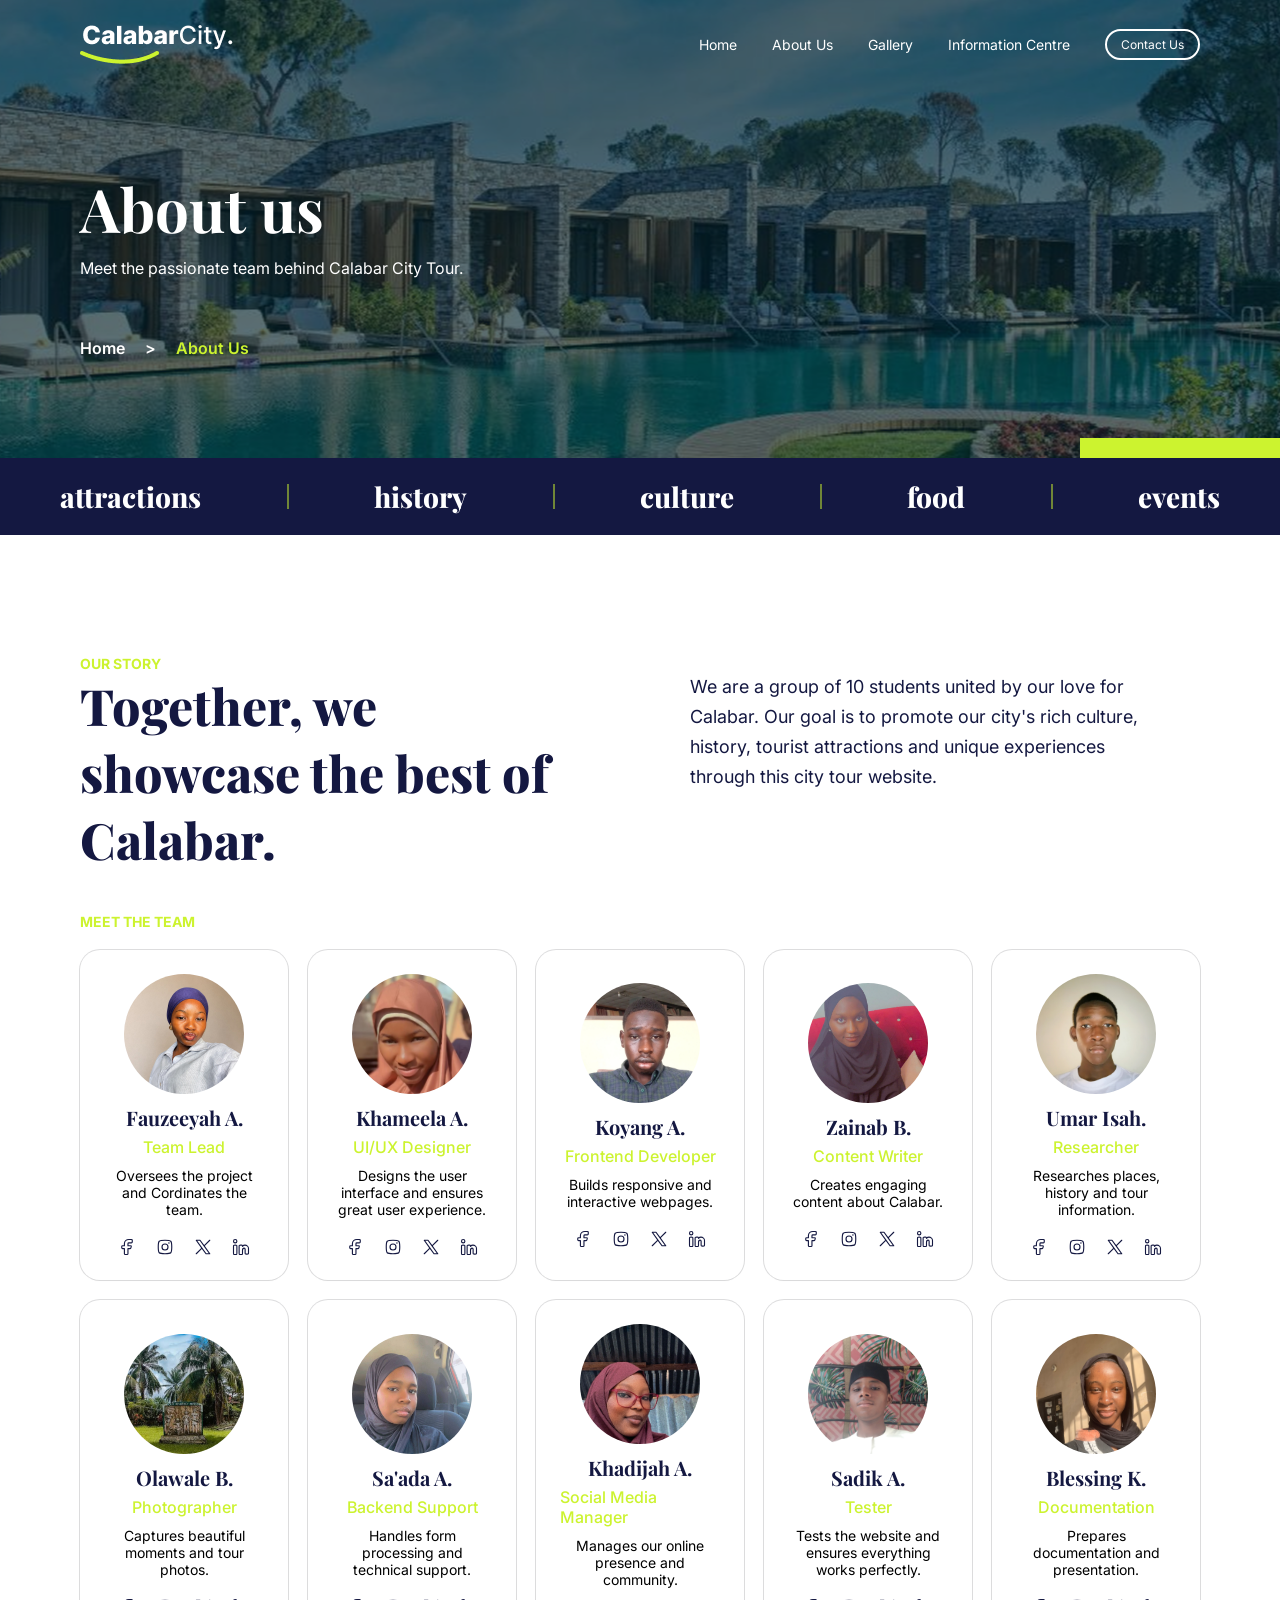
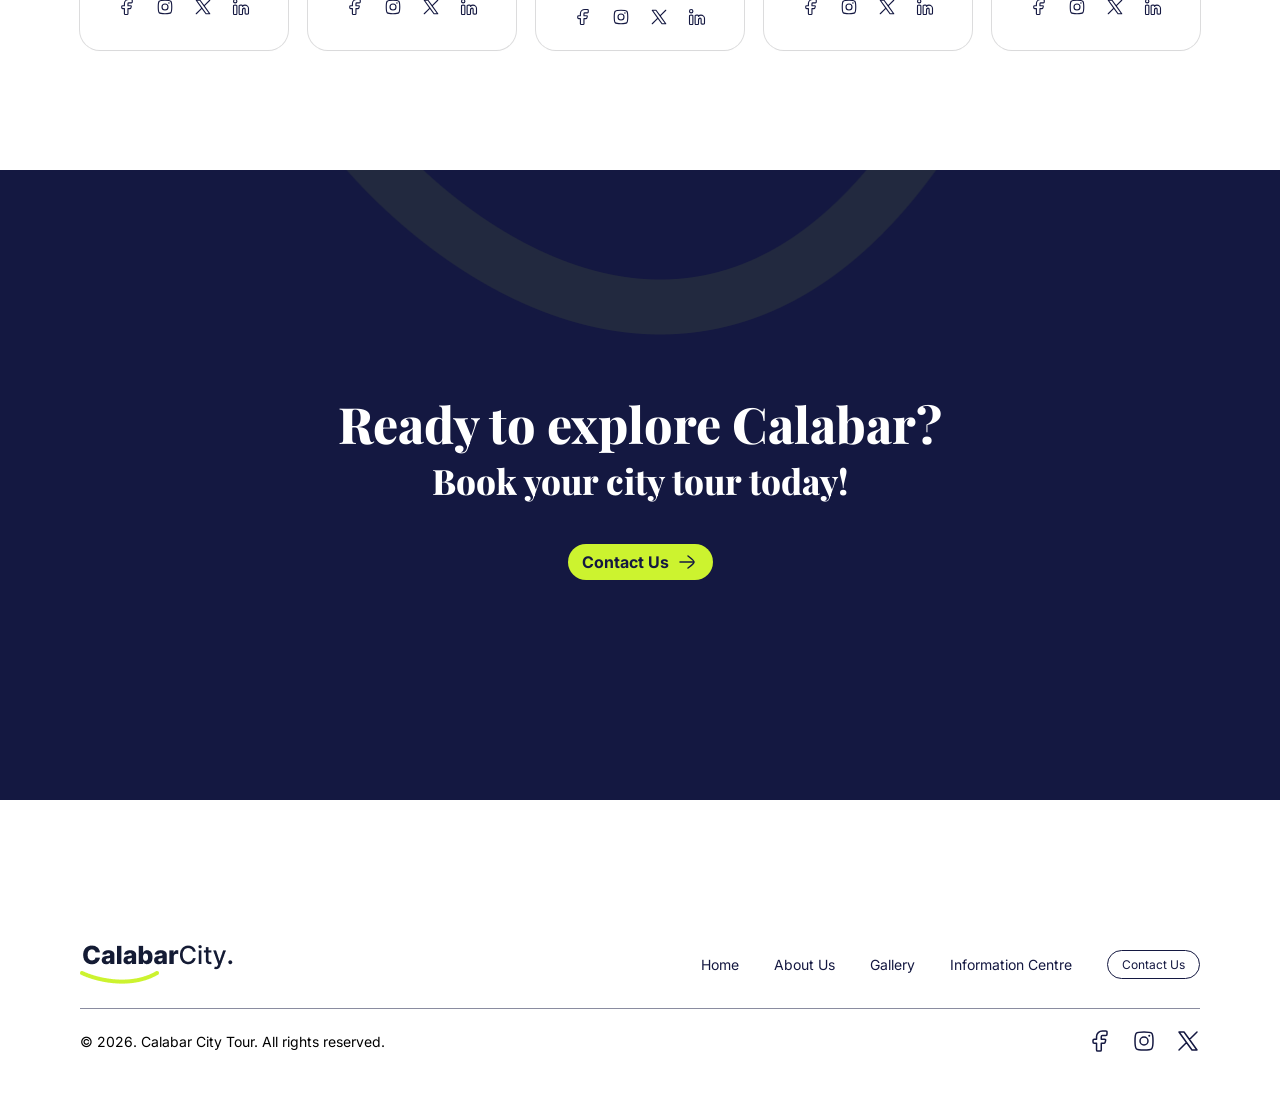
<file: about-us.html>
<!DOCTYPE html>
<html lang="en">
<head>
    <meta charset="UTF-8">
    <meta name="viewport" content="width=device-width, initial-scale=1.0">
    <link rel="stylesheet" href="style.css">
    <title>Calabar City - About Us</title>
</head>
<body class="about">
   <section class="hero-section">
        <header>
            <a href="index.html">
                <img src="./assets/logo.png" alt="Calabar City Tour Logo">
            </a>

           <div class="">
                <nav>
                    <ul>
                        <li>
                            <a href="index.html">Home</a>
                        </li>
                        <li>
                            <a href="about-us.html">About Us</a>
                        </li>
                        <li>
                            <a href="gallery.html">Gallery</a>
                        </li>
                        <li>
                            <a href="information-centre.html">Information Centre</a>
                        </li>
                    </ul>
                </nav>

                <a class="contact-us-link" href="contact-us.html">Contact Us</a>
           </div>
        </header>

        <div class="hero-content">
            <h1>About us</h1>
            <p>Meet the passionate team behind Calabar City Tour.</p>
            <div class="bread-crumbs">
                <a href="./index.html">Home</a>
                <p>></p>
                <a href="./about-us.html" class="active">About Us</a>
            </div>
        </div>

        <div class="features-con">
            <div class="features-stripe"></div>
            <div class="features">
                <h3>attractions</h3>
                <div class="stripe"></div>
                <h3>history</h3>
                <div class="stripe"></div>
                <h3>culture</h3>
                <div class="stripe"></div>
                <h3>food</h3>
                <div class="stripe"></div>
                <h3>events</h3>
            </div>
        </div>
   </section>

   <!-- Our Story Section  -->

   <section class="our-story">
    <p>Our Story</p>
    <div>
        <h2>Together, we showcase the best of Calabar.</h2>
        <p>We are a group of 10 students united by our love for Calabar. Our goal is to promote our city's rich culture, history, tourist attractions and unique experiences through this city tour website.</p>
    </div>
   </section>

   <!-- Meet the team Section  -->

   <section class="team">
    <p>Meet the team</p>
    <div class="team-grid">
        <div class="member-card">
            <div class="avatar">
                <img src="./assets/FauziyatAjetunmobi.jpg" alt="Fauzeeyah A.">
            </div>
            <h4>Fauzeeyah A.</h4>
            <h5>Team Lead</h5>
            <p>Oversees the project and Cordinates the team.</p>
            <div class="socials">
                 <svg xmlns="http://www.w3.org/2000/svg" viewBox="0 0 24 24" width="18px" height="18" color="currentColor" fill="none" stroke="currentColor" stroke-width="1.5" stroke-linejoin="round">
                    <path fill-rule="evenodd" clip-rule="evenodd" d="M6.18182 10.3333C5.20406 10.3333 5 10.5252 5 11.4444V13.1111C5 14.0304 5.20406 14.2222 6.18182 14.2222H8.54545V20.8889C8.54545 21.8081 8.74951 22 9.72727 22H12.0909C13.0687 22 13.2727 21.8081 13.2727 20.8889V14.2222H15.9267C16.6683 14.2222 16.8594 14.0867 17.0631 13.4164L17.5696 11.7497C17.9185 10.6014 17.7035 10.3333 16.4332 10.3333H13.2727V7.55556C13.2727 6.94191 13.8018 6.44444 14.4545 6.44444H17.8182C18.7959 6.44444 19 6.25259 19 5.33333V3.11111C19 2.19185 18.7959 2 17.8182 2H14.4545C11.191 2 8.54545 4.48731 8.54545 7.55556V10.3333H6.18182Z"></path>
                </svg>
                <svg xmlns="http://www.w3.org/2000/svg" viewBox="0 0 24 24" width="18px" height="18" color="currentColor" fill="none" stroke="currentColor" stroke-width="1.5" stroke-linecap="round" stroke-linejoin="round">
                    <path d="M3 12C3 7.75736 3 5.63604 4.31802 4.31802C5.63604 3 7.75736 3 12 3C16.2426 3 18.364 3 19.682 4.31802C21 5.63604 21 7.75736 21 12C21 16.2426 21 18.364 19.682 19.682C18.364 21 16.2426 21 12 21C7.75736 21 5.63604 21 4.31802 19.682C3 18.364 3 16.2426 3 12Z"></path>
                    <path d="M16 12C16 14.2091 14.2091 16 12 16C9.79086 16 8 14.2091 8 12C8 9.79086 9.79086 8 12 8C14.2091 8 16 9.79086 16 12Z"></path>
                    <path d="M17.3748 6.75024H17.2498M17.4998 6.75024C17.4998 6.88832 17.3878 7.00024 17.2498 7.00024C17.1117 7.00024 16.9998 6.88832 16.9998 6.75024C16.9998 6.61217 17.1117 6.50024 17.2498 6.50024C17.3878 6.50024 17.4998 6.61217 17.4998 6.75024Z"></path>
                </svg>
                <svg xmlns="http://www.w3.org/2000/svg" viewBox="0 0 24 24" width="18px" height="18" color="currentColor" fill="none" stroke="currentColor" stroke-width="1.5" stroke-linecap="round" stroke-linejoin="round">
                    <path d="M3 21L10.5484 13.4516M21 3L13.4516 10.5484M13.4516 10.5484L8 3H3L10.5484 13.4516M13.4516 10.5484L21 21H16L10.5484 13.4516"></path>
                </svg>
                <svg xmlns="http://www.w3.org/2000/svg" viewBox="0 0 24 24" width="18px" height="18" color="currentColor" fill="none" stroke="currentColor" stroke-width="1.5">
                    <path d="M4.5 9.5H4C3.05719 9.5 2.58579 9.5 2.29289 9.79289C2 10.0858 2 10.5572 2 11.5V20C2 20.9428 2 21.4142 2.29289 21.7071C2.58579 22 3.05719 22 4 22H4.5C5.44281 22 5.91421 22 6.20711 21.7071C6.5 21.4142 6.5 20.9428 6.5 20V11.5C6.5 10.5572 6.5 10.0858 6.20711 9.79289C5.91421 9.5 5.44281 9.5 4.5 9.5Z"></path>
                    <path d="M6.5 4.25C6.5 5.49264 5.49264 6.5 4.25 6.5C3.00736 6.5 2 5.49264 2 4.25C2 3.00736 3.00736 2 4.25 2C5.49264 2 6.5 3.00736 6.5 4.25Z"></path>
                    <path d="M12.326 9.5H11.5C10.5572 9.5 10.0858 9.5 9.79289 9.79289C9.5 10.0858 9.5 10.5572 9.5 11.5V20C9.5 20.9428 9.5 21.4142 9.79289 21.7071C10.0858 22 10.5572 22 11.5 22H12C12.9428 22 13.4142 22 13.7071 21.7071C14 21.4142 14 20.9428 14 20L14.0001 16.5001C14.0001 14.8433 14.5281 13.5001 16.0879 13.5001C16.8677 13.5001 17.5 14.1717 17.5 15.0001V19.5001C17.5 20.4429 17.5 20.9143 17.7929 21.2072C18.0857 21.5001 18.5572 21.5001 19.5 21.5001H19.9987C20.9413 21.5001 21.4126 21.5001 21.7055 21.2073C21.9984 20.9145 21.9985 20.4432 21.9987 19.5006L22.0001 14.0002C22.0001 11.515 19.6364 9.50024 17.2968 9.50024C15.9649 9.50024 14.7767 10.1531 14.0001 11.174C14 10.5439 14 10.2289 13.8632 9.995C13.7765 9.84686 13.6531 9.72353 13.505 9.63687C13.2711 9.5 12.9561 9.5 12.326 9.5Z" stroke-linejoin="round"></path>
                </svg>
            </div>
        </div>
        <div class="member-card">
            <div class="avatar">
                <img src="./assets/KhamilaAhmad.jpg" alt="Khameela A.">
            </div>
            <h4>Khameela A.</h4>
            <h5>UI/UX Designer</h5>
            <p>Designs the user interface and ensures great user experience.</p>
            <div class="socials">
                 <svg xmlns="http://www.w3.org/2000/svg" viewBox="0 0 24 24" width="18px" height="18" color="currentColor" fill="none" stroke="currentColor" stroke-width="1.5" stroke-linejoin="round">
                    <path fill-rule="evenodd" clip-rule="evenodd" d="M6.18182 10.3333C5.20406 10.3333 5 10.5252 5 11.4444V13.1111C5 14.0304 5.20406 14.2222 6.18182 14.2222H8.54545V20.8889C8.54545 21.8081 8.74951 22 9.72727 22H12.0909C13.0687 22 13.2727 21.8081 13.2727 20.8889V14.2222H15.9267C16.6683 14.2222 16.8594 14.0867 17.0631 13.4164L17.5696 11.7497C17.9185 10.6014 17.7035 10.3333 16.4332 10.3333H13.2727V7.55556C13.2727 6.94191 13.8018 6.44444 14.4545 6.44444H17.8182C18.7959 6.44444 19 6.25259 19 5.33333V3.11111C19 2.19185 18.7959 2 17.8182 2H14.4545C11.191 2 8.54545 4.48731 8.54545 7.55556V10.3333H6.18182Z"></path>
                </svg>
                <svg xmlns="http://www.w3.org/2000/svg" viewBox="0 0 24 24" width="18px" height="18" color="currentColor" fill="none" stroke="currentColor" stroke-width="1.5" stroke-linecap="round" stroke-linejoin="round">
                    <path d="M3 12C3 7.75736 3 5.63604 4.31802 4.31802C5.63604 3 7.75736 3 12 3C16.2426 3 18.364 3 19.682 4.31802C21 5.63604 21 7.75736 21 12C21 16.2426 21 18.364 19.682 19.682C18.364 21 16.2426 21 12 21C7.75736 21 5.63604 21 4.31802 19.682C3 18.364 3 16.2426 3 12Z"></path>
                    <path d="M16 12C16 14.2091 14.2091 16 12 16C9.79086 16 8 14.2091 8 12C8 9.79086 9.79086 8 12 8C14.2091 8 16 9.79086 16 12Z"></path>
                    <path d="M17.3748 6.75024H17.2498M17.4998 6.75024C17.4998 6.88832 17.3878 7.00024 17.2498 7.00024C17.1117 7.00024 16.9998 6.88832 16.9998 6.75024C16.9998 6.61217 17.1117 6.50024 17.2498 6.50024C17.3878 6.50024 17.4998 6.61217 17.4998 6.75024Z"></path>
                </svg>
                <svg xmlns="http://www.w3.org/2000/svg" viewBox="0 0 24 24" width="18px" height="18" color="currentColor" fill="none" stroke="currentColor" stroke-width="1.5" stroke-linecap="round" stroke-linejoin="round">
                    <path d="M3 21L10.5484 13.4516M21 3L13.4516 10.5484M13.4516 10.5484L8 3H3L10.5484 13.4516M13.4516 10.5484L21 21H16L10.5484 13.4516"></path>
                </svg>
                <svg xmlns="http://www.w3.org/2000/svg" viewBox="0 0 24 24" width="18px" height="18" color="currentColor" fill="none" stroke="currentColor" stroke-width="1.5">
                    <path d="M4.5 9.5H4C3.05719 9.5 2.58579 9.5 2.29289 9.79289C2 10.0858 2 10.5572 2 11.5V20C2 20.9428 2 21.4142 2.29289 21.7071C2.58579 22 3.05719 22 4 22H4.5C5.44281 22 5.91421 22 6.20711 21.7071C6.5 21.4142 6.5 20.9428 6.5 20V11.5C6.5 10.5572 6.5 10.0858 6.20711 9.79289C5.91421 9.5 5.44281 9.5 4.5 9.5Z"></path>
                    <path d="M6.5 4.25C6.5 5.49264 5.49264 6.5 4.25 6.5C3.00736 6.5 2 5.49264 2 4.25C2 3.00736 3.00736 2 4.25 2C5.49264 2 6.5 3.00736 6.5 4.25Z"></path>
                    <path d="M12.326 9.5H11.5C10.5572 9.5 10.0858 9.5 9.79289 9.79289C9.5 10.0858 9.5 10.5572 9.5 11.5V20C9.5 20.9428 9.5 21.4142 9.79289 21.7071C10.0858 22 10.5572 22 11.5 22H12C12.9428 22 13.4142 22 13.7071 21.7071C14 21.4142 14 20.9428 14 20L14.0001 16.5001C14.0001 14.8433 14.5281 13.5001 16.0879 13.5001C16.8677 13.5001 17.5 14.1717 17.5 15.0001V19.5001C17.5 20.4429 17.5 20.9143 17.7929 21.2072C18.0857 21.5001 18.5572 21.5001 19.5 21.5001H19.9987C20.9413 21.5001 21.4126 21.5001 21.7055 21.2073C21.9984 20.9145 21.9985 20.4432 21.9987 19.5006L22.0001 14.0002C22.0001 11.515 19.6364 9.50024 17.2968 9.50024C15.9649 9.50024 14.7767 10.1531 14.0001 11.174C14 10.5439 14 10.2289 13.8632 9.995C13.7765 9.84686 13.6531 9.72353 13.505 9.63687C13.2711 9.5 12.9561 9.5 12.326 9.5Z" stroke-linejoin="round"></path>
                </svg>
            </div>
        </div>
        <div class="member-card">
            <div class="avatar">
                <img src="./assets/KoyangAbass.jpg" alt="Koyang A.">
            </div>
            <h4>Koyang A.</h4>
            <h5>Frontend Developer</h5>
            <p>Builds responsive and interactive webpages.</p>
            <div class="socials">
                 <svg xmlns="http://www.w3.org/2000/svg" viewBox="0 0 24 24" width="18px" height="18" color="currentColor" fill="none" stroke="currentColor" stroke-width="1.5" stroke-linejoin="round">
                    <path fill-rule="evenodd" clip-rule="evenodd" d="M6.18182 10.3333C5.20406 10.3333 5 10.5252 5 11.4444V13.1111C5 14.0304 5.20406 14.2222 6.18182 14.2222H8.54545V20.8889C8.54545 21.8081 8.74951 22 9.72727 22H12.0909C13.0687 22 13.2727 21.8081 13.2727 20.8889V14.2222H15.9267C16.6683 14.2222 16.8594 14.0867 17.0631 13.4164L17.5696 11.7497C17.9185 10.6014 17.7035 10.3333 16.4332 10.3333H13.2727V7.55556C13.2727 6.94191 13.8018 6.44444 14.4545 6.44444H17.8182C18.7959 6.44444 19 6.25259 19 5.33333V3.11111C19 2.19185 18.7959 2 17.8182 2H14.4545C11.191 2 8.54545 4.48731 8.54545 7.55556V10.3333H6.18182Z"></path>
                </svg>
                <svg xmlns="http://www.w3.org/2000/svg" viewBox="0 0 24 24" width="18px" height="18" color="currentColor" fill="none" stroke="currentColor" stroke-width="1.5" stroke-linecap="round" stroke-linejoin="round">
                    <path d="M3 12C3 7.75736 3 5.63604 4.31802 4.31802C5.63604 3 7.75736 3 12 3C16.2426 3 18.364 3 19.682 4.31802C21 5.63604 21 7.75736 21 12C21 16.2426 21 18.364 19.682 19.682C18.364 21 16.2426 21 12 21C7.75736 21 5.63604 21 4.31802 19.682C3 18.364 3 16.2426 3 12Z"></path>
                    <path d="M16 12C16 14.2091 14.2091 16 12 16C9.79086 16 8 14.2091 8 12C8 9.79086 9.79086 8 12 8C14.2091 8 16 9.79086 16 12Z"></path>
                    <path d="M17.3748 6.75024H17.2498M17.4998 6.75024C17.4998 6.88832 17.3878 7.00024 17.2498 7.00024C17.1117 7.00024 16.9998 6.88832 16.9998 6.75024C16.9998 6.61217 17.1117 6.50024 17.2498 6.50024C17.3878 6.50024 17.4998 6.61217 17.4998 6.75024Z"></path>
                </svg>
                <svg xmlns="http://www.w3.org/2000/svg" viewBox="0 0 24 24" width="18px" height="18" color="currentColor" fill="none" stroke="currentColor" stroke-width="1.5" stroke-linecap="round" stroke-linejoin="round">
                    <path d="M3 21L10.5484 13.4516M21 3L13.4516 10.5484M13.4516 10.5484L8 3H3L10.5484 13.4516M13.4516 10.5484L21 21H16L10.5484 13.4516"></path>
                </svg>
                <svg xmlns="http://www.w3.org/2000/svg" viewBox="0 0 24 24" width="18px" height="18" color="currentColor" fill="none" stroke="currentColor" stroke-width="1.5">
                    <path d="M4.5 9.5H4C3.05719 9.5 2.58579 9.5 2.29289 9.79289C2 10.0858 2 10.5572 2 11.5V20C2 20.9428 2 21.4142 2.29289 21.7071C2.58579 22 3.05719 22 4 22H4.5C5.44281 22 5.91421 22 6.20711 21.7071C6.5 21.4142 6.5 20.9428 6.5 20V11.5C6.5 10.5572 6.5 10.0858 6.20711 9.79289C5.91421 9.5 5.44281 9.5 4.5 9.5Z"></path>
                    <path d="M6.5 4.25C6.5 5.49264 5.49264 6.5 4.25 6.5C3.00736 6.5 2 5.49264 2 4.25C2 3.00736 3.00736 2 4.25 2C5.49264 2 6.5 3.00736 6.5 4.25Z"></path>
                    <path d="M12.326 9.5H11.5C10.5572 9.5 10.0858 9.5 9.79289 9.79289C9.5 10.0858 9.5 10.5572 9.5 11.5V20C9.5 20.9428 9.5 21.4142 9.79289 21.7071C10.0858 22 10.5572 22 11.5 22H12C12.9428 22 13.4142 22 13.7071 21.7071C14 21.4142 14 20.9428 14 20L14.0001 16.5001C14.0001 14.8433 14.5281 13.5001 16.0879 13.5001C16.8677 13.5001 17.5 14.1717 17.5 15.0001V19.5001C17.5 20.4429 17.5 20.9143 17.7929 21.2072C18.0857 21.5001 18.5572 21.5001 19.5 21.5001H19.9987C20.9413 21.5001 21.4126 21.5001 21.7055 21.2073C21.9984 20.9145 21.9985 20.4432 21.9987 19.5006L22.0001 14.0002C22.0001 11.515 19.6364 9.50024 17.2968 9.50024C15.9649 9.50024 14.7767 10.1531 14.0001 11.174C14 10.5439 14 10.2289 13.8632 9.995C13.7765 9.84686 13.6531 9.72353 13.505 9.63687C13.2711 9.5 12.9561 9.5 12.326 9.5Z" stroke-linejoin="round"></path>
                </svg>
            </div>
        </div>
        <div class="member-card">
            <div class="avatar">
                <img src="./assets/ZainabBalarabe.jpg" alt="Zainab B.">
            </div>
            <h4>Zainab B.</h4>
            <h5>Content Writer</h5>
            <p>Creates engaging content about Calabar.</p>
            <div class="socials">
                 <svg xmlns="http://www.w3.org/2000/svg" viewBox="0 0 24 24" width="18px" height="18" color="currentColor" fill="none" stroke="currentColor" stroke-width="1.5" stroke-linejoin="round">
                    <path fill-rule="evenodd" clip-rule="evenodd" d="M6.18182 10.3333C5.20406 10.3333 5 10.5252 5 11.4444V13.1111C5 14.0304 5.20406 14.2222 6.18182 14.2222H8.54545V20.8889C8.54545 21.8081 8.74951 22 9.72727 22H12.0909C13.0687 22 13.2727 21.8081 13.2727 20.8889V14.2222H15.9267C16.6683 14.2222 16.8594 14.0867 17.0631 13.4164L17.5696 11.7497C17.9185 10.6014 17.7035 10.3333 16.4332 10.3333H13.2727V7.55556C13.2727 6.94191 13.8018 6.44444 14.4545 6.44444H17.8182C18.7959 6.44444 19 6.25259 19 5.33333V3.11111C19 2.19185 18.7959 2 17.8182 2H14.4545C11.191 2 8.54545 4.48731 8.54545 7.55556V10.3333H6.18182Z"></path>
                </svg>
                <svg xmlns="http://www.w3.org/2000/svg" viewBox="0 0 24 24" width="18px" height="18" color="currentColor" fill="none" stroke="currentColor" stroke-width="1.5" stroke-linecap="round" stroke-linejoin="round">
                    <path d="M3 12C3 7.75736 3 5.63604 4.31802 4.31802C5.63604 3 7.75736 3 12 3C16.2426 3 18.364 3 19.682 4.31802C21 5.63604 21 7.75736 21 12C21 16.2426 21 18.364 19.682 19.682C18.364 21 16.2426 21 12 21C7.75736 21 5.63604 21 4.31802 19.682C3 18.364 3 16.2426 3 12Z"></path>
                    <path d="M16 12C16 14.2091 14.2091 16 12 16C9.79086 16 8 14.2091 8 12C8 9.79086 9.79086 8 12 8C14.2091 8 16 9.79086 16 12Z"></path>
                    <path d="M17.3748 6.75024H17.2498M17.4998 6.75024C17.4998 6.88832 17.3878 7.00024 17.2498 7.00024C17.1117 7.00024 16.9998 6.88832 16.9998 6.75024C16.9998 6.61217 17.1117 6.50024 17.2498 6.50024C17.3878 6.50024 17.4998 6.61217 17.4998 6.75024Z"></path>
                </svg>
                <svg xmlns="http://www.w3.org/2000/svg" viewBox="0 0 24 24" width="18px" height="18" color="currentColor" fill="none" stroke="currentColor" stroke-width="1.5" stroke-linecap="round" stroke-linejoin="round">
                    <path d="M3 21L10.5484 13.4516M21 3L13.4516 10.5484M13.4516 10.5484L8 3H3L10.5484 13.4516M13.4516 10.5484L21 21H16L10.5484 13.4516"></path>
                </svg>
                <svg xmlns="http://www.w3.org/2000/svg" viewBox="0 0 24 24" width="18px" height="18" color="currentColor" fill="none" stroke="currentColor" stroke-width="1.5">
                    <path d="M4.5 9.5H4C3.05719 9.5 2.58579 9.5 2.29289 9.79289C2 10.0858 2 10.5572 2 11.5V20C2 20.9428 2 21.4142 2.29289 21.7071C2.58579 22 3.05719 22 4 22H4.5C5.44281 22 5.91421 22 6.20711 21.7071C6.5 21.4142 6.5 20.9428 6.5 20V11.5C6.5 10.5572 6.5 10.0858 6.20711 9.79289C5.91421 9.5 5.44281 9.5 4.5 9.5Z"></path>
                    <path d="M6.5 4.25C6.5 5.49264 5.49264 6.5 4.25 6.5C3.00736 6.5 2 5.49264 2 4.25C2 3.00736 3.00736 2 4.25 2C5.49264 2 6.5 3.00736 6.5 4.25Z"></path>
                    <path d="M12.326 9.5H11.5C10.5572 9.5 10.0858 9.5 9.79289 9.79289C9.5 10.0858 9.5 10.5572 9.5 11.5V20C9.5 20.9428 9.5 21.4142 9.79289 21.7071C10.0858 22 10.5572 22 11.5 22H12C12.9428 22 13.4142 22 13.7071 21.7071C14 21.4142 14 20.9428 14 20L14.0001 16.5001C14.0001 14.8433 14.5281 13.5001 16.0879 13.5001C16.8677 13.5001 17.5 14.1717 17.5 15.0001V19.5001C17.5 20.4429 17.5 20.9143 17.7929 21.2072C18.0857 21.5001 18.5572 21.5001 19.5 21.5001H19.9987C20.9413 21.5001 21.4126 21.5001 21.7055 21.2073C21.9984 20.9145 21.9985 20.4432 21.9987 19.5006L22.0001 14.0002C22.0001 11.515 19.6364 9.50024 17.2968 9.50024C15.9649 9.50024 14.7767 10.1531 14.0001 11.174C14 10.5439 14 10.2289 13.8632 9.995C13.7765 9.84686 13.6531 9.72353 13.505 9.63687C13.2711 9.5 12.9561 9.5 12.326 9.5Z" stroke-linejoin="round"></path>
                </svg>
            </div>
        </div>
        <div class="member-card">
            <div class="avatar">
                <img src="./assets/Umar Isah Abdullahi.jpg" alt="Umar Isah">
            </div>
            <h4>Umar Isah.</h4>
            <h5>Researcher</h5>
            <p>Researches places, history and tour information.</p>
            <div class="socials">
                 <svg xmlns="http://www.w3.org/2000/svg" viewBox="0 0 24 24" width="18px" height="18" color="currentColor" fill="none" stroke="currentColor" stroke-width="1.5" stroke-linejoin="round">
                    <path fill-rule="evenodd" clip-rule="evenodd" d="M6.18182 10.3333C5.20406 10.3333 5 10.5252 5 11.4444V13.1111C5 14.0304 5.20406 14.2222 6.18182 14.2222H8.54545V20.8889C8.54545 21.8081 8.74951 22 9.72727 22H12.0909C13.0687 22 13.2727 21.8081 13.2727 20.8889V14.2222H15.9267C16.6683 14.2222 16.8594 14.0867 17.0631 13.4164L17.5696 11.7497C17.9185 10.6014 17.7035 10.3333 16.4332 10.3333H13.2727V7.55556C13.2727 6.94191 13.8018 6.44444 14.4545 6.44444H17.8182C18.7959 6.44444 19 6.25259 19 5.33333V3.11111C19 2.19185 18.7959 2 17.8182 2H14.4545C11.191 2 8.54545 4.48731 8.54545 7.55556V10.3333H6.18182Z"></path>
                </svg>
                <svg xmlns="http://www.w3.org/2000/svg" viewBox="0 0 24 24" width="18px" height="18" color="currentColor" fill="none" stroke="currentColor" stroke-width="1.5" stroke-linecap="round" stroke-linejoin="round">
                    <path d="M3 12C3 7.75736 3 5.63604 4.31802 4.31802C5.63604 3 7.75736 3 12 3C16.2426 3 18.364 3 19.682 4.31802C21 5.63604 21 7.75736 21 12C21 16.2426 21 18.364 19.682 19.682C18.364 21 16.2426 21 12 21C7.75736 21 5.63604 21 4.31802 19.682C3 18.364 3 16.2426 3 12Z"></path>
                    <path d="M16 12C16 14.2091 14.2091 16 12 16C9.79086 16 8 14.2091 8 12C8 9.79086 9.79086 8 12 8C14.2091 8 16 9.79086 16 12Z"></path>
                    <path d="M17.3748 6.75024H17.2498M17.4998 6.75024C17.4998 6.88832 17.3878 7.00024 17.2498 7.00024C17.1117 7.00024 16.9998 6.88832 16.9998 6.75024C16.9998 6.61217 17.1117 6.50024 17.2498 6.50024C17.3878 6.50024 17.4998 6.61217 17.4998 6.75024Z"></path>
                </svg>
                <svg xmlns="http://www.w3.org/2000/svg" viewBox="0 0 24 24" width="18px" height="18" color="currentColor" fill="none" stroke="currentColor" stroke-width="1.5" stroke-linecap="round" stroke-linejoin="round">
                    <path d="M3 21L10.5484 13.4516M21 3L13.4516 10.5484M13.4516 10.5484L8 3H3L10.5484 13.4516M13.4516 10.5484L21 21H16L10.5484 13.4516"></path>
                </svg>
                <svg xmlns="http://www.w3.org/2000/svg" viewBox="0 0 24 24" width="18px" height="18" color="currentColor" fill="none" stroke="currentColor" stroke-width="1.5">
                    <path d="M4.5 9.5H4C3.05719 9.5 2.58579 9.5 2.29289 9.79289C2 10.0858 2 10.5572 2 11.5V20C2 20.9428 2 21.4142 2.29289 21.7071C2.58579 22 3.05719 22 4 22H4.5C5.44281 22 5.91421 22 6.20711 21.7071C6.5 21.4142 6.5 20.9428 6.5 20V11.5C6.5 10.5572 6.5 10.0858 6.20711 9.79289C5.91421 9.5 5.44281 9.5 4.5 9.5Z"></path>
                    <path d="M6.5 4.25C6.5 5.49264 5.49264 6.5 4.25 6.5C3.00736 6.5 2 5.49264 2 4.25C2 3.00736 3.00736 2 4.25 2C5.49264 2 6.5 3.00736 6.5 4.25Z"></path>
                    <path d="M12.326 9.5H11.5C10.5572 9.5 10.0858 9.5 9.79289 9.79289C9.5 10.0858 9.5 10.5572 9.5 11.5V20C9.5 20.9428 9.5 21.4142 9.79289 21.7071C10.0858 22 10.5572 22 11.5 22H12C12.9428 22 13.4142 22 13.7071 21.7071C14 21.4142 14 20.9428 14 20L14.0001 16.5001C14.0001 14.8433 14.5281 13.5001 16.0879 13.5001C16.8677 13.5001 17.5 14.1717 17.5 15.0001V19.5001C17.5 20.4429 17.5 20.9143 17.7929 21.2072C18.0857 21.5001 18.5572 21.5001 19.5 21.5001H19.9987C20.9413 21.5001 21.4126 21.5001 21.7055 21.2073C21.9984 20.9145 21.9985 20.4432 21.9987 19.5006L22.0001 14.0002C22.0001 11.515 19.6364 9.50024 17.2968 9.50024C15.9649 9.50024 14.7767 10.1531 14.0001 11.174C14 10.5439 14 10.2289 13.8632 9.995C13.7765 9.84686 13.6531 9.72353 13.505 9.63687C13.2711 9.5 12.9561 9.5 12.326 9.5Z" stroke-linejoin="round"></path>
                </svg>
            </div>
        </div>
        <div class="member-card">
            <div class="avatar">
                <img src="./assets/national-museum.jpg" alt="Olawale B.">
            </div>
            <h4>Olawale B.</h4>
            <h5>Photographer</h5>
            <p>Captures beautiful moments and tour photos.</p>
            <div class="socials">
                 <svg xmlns="http://www.w3.org/2000/svg" viewBox="0 0 24 24" width="18px" height="18" color="currentColor" fill="none" stroke="currentColor" stroke-width="1.5" stroke-linejoin="round">
                    <path fill-rule="evenodd" clip-rule="evenodd" d="M6.18182 10.3333C5.20406 10.3333 5 10.5252 5 11.4444V13.1111C5 14.0304 5.20406 14.2222 6.18182 14.2222H8.54545V20.8889C8.54545 21.8081 8.74951 22 9.72727 22H12.0909C13.0687 22 13.2727 21.8081 13.2727 20.8889V14.2222H15.9267C16.6683 14.2222 16.8594 14.0867 17.0631 13.4164L17.5696 11.7497C17.9185 10.6014 17.7035 10.3333 16.4332 10.3333H13.2727V7.55556C13.2727 6.94191 13.8018 6.44444 14.4545 6.44444H17.8182C18.7959 6.44444 19 6.25259 19 5.33333V3.11111C19 2.19185 18.7959 2 17.8182 2H14.4545C11.191 2 8.54545 4.48731 8.54545 7.55556V10.3333H6.18182Z"></path>
                </svg>
                <svg xmlns="http://www.w3.org/2000/svg" viewBox="0 0 24 24" width="18px" height="18" color="currentColor" fill="none" stroke="currentColor" stroke-width="1.5" stroke-linecap="round" stroke-linejoin="round">
                    <path d="M3 12C3 7.75736 3 5.63604 4.31802 4.31802C5.63604 3 7.75736 3 12 3C16.2426 3 18.364 3 19.682 4.31802C21 5.63604 21 7.75736 21 12C21 16.2426 21 18.364 19.682 19.682C18.364 21 16.2426 21 12 21C7.75736 21 5.63604 21 4.31802 19.682C3 18.364 3 16.2426 3 12Z"></path>
                    <path d="M16 12C16 14.2091 14.2091 16 12 16C9.79086 16 8 14.2091 8 12C8 9.79086 9.79086 8 12 8C14.2091 8 16 9.79086 16 12Z"></path>
                    <path d="M17.3748 6.75024H17.2498M17.4998 6.75024C17.4998 6.88832 17.3878 7.00024 17.2498 7.00024C17.1117 7.00024 16.9998 6.88832 16.9998 6.75024C16.9998 6.61217 17.1117 6.50024 17.2498 6.50024C17.3878 6.50024 17.4998 6.61217 17.4998 6.75024Z"></path>
                </svg>
                <svg xmlns="http://www.w3.org/2000/svg" viewBox="0 0 24 24" width="18px" height="18" color="currentColor" fill="none" stroke="currentColor" stroke-width="1.5" stroke-linecap="round" stroke-linejoin="round">
                    <path d="M3 21L10.5484 13.4516M21 3L13.4516 10.5484M13.4516 10.5484L8 3H3L10.5484 13.4516M13.4516 10.5484L21 21H16L10.5484 13.4516"></path>
                </svg>
                <svg xmlns="http://www.w3.org/2000/svg" viewBox="0 0 24 24" width="18px" height="18" color="currentColor" fill="none" stroke="currentColor" stroke-width="1.5">
                    <path d="M4.5 9.5H4C3.05719 9.5 2.58579 9.5 2.29289 9.79289C2 10.0858 2 10.5572 2 11.5V20C2 20.9428 2 21.4142 2.29289 21.7071C2.58579 22 3.05719 22 4 22H4.5C5.44281 22 5.91421 22 6.20711 21.7071C6.5 21.4142 6.5 20.9428 6.5 20V11.5C6.5 10.5572 6.5 10.0858 6.20711 9.79289C5.91421 9.5 5.44281 9.5 4.5 9.5Z"></path>
                    <path d="M6.5 4.25C6.5 5.49264 5.49264 6.5 4.25 6.5C3.00736 6.5 2 5.49264 2 4.25C2 3.00736 3.00736 2 4.25 2C5.49264 2 6.5 3.00736 6.5 4.25Z"></path>
                    <path d="M12.326 9.5H11.5C10.5572 9.5 10.0858 9.5 9.79289 9.79289C9.5 10.0858 9.5 10.5572 9.5 11.5V20C9.5 20.9428 9.5 21.4142 9.79289 21.7071C10.0858 22 10.5572 22 11.5 22H12C12.9428 22 13.4142 22 13.7071 21.7071C14 21.4142 14 20.9428 14 20L14.0001 16.5001C14.0001 14.8433 14.5281 13.5001 16.0879 13.5001C16.8677 13.5001 17.5 14.1717 17.5 15.0001V19.5001C17.5 20.4429 17.5 20.9143 17.7929 21.2072C18.0857 21.5001 18.5572 21.5001 19.5 21.5001H19.9987C20.9413 21.5001 21.4126 21.5001 21.7055 21.2073C21.9984 20.9145 21.9985 20.4432 21.9987 19.5006L22.0001 14.0002C22.0001 11.515 19.6364 9.50024 17.2968 9.50024C15.9649 9.50024 14.7767 10.1531 14.0001 11.174C14 10.5439 14 10.2289 13.8632 9.995C13.7765 9.84686 13.6531 9.72353 13.505 9.63687C13.2711 9.5 12.9561 9.5 12.326 9.5Z" stroke-linejoin="round"></path>
                </svg>
            </div>
        </div>
        <div class="member-card">
            <div class="avatar">
                <img src="./assets/Sa’ada Auwal Abubakar .jpg" alt="Sa'ada A.">
            </div>
            <h4>Sa'ada A.</h4>
            <h5>Backend Support</h5>
            <p>Handles form processing and technical support.</p>
            <div class="socials">
                 <svg xmlns="http://www.w3.org/2000/svg" viewBox="0 0 24 24" width="18px" height="18" color="currentColor" fill="none" stroke="currentColor" stroke-width="1.5" stroke-linejoin="round">
                    <path fill-rule="evenodd" clip-rule="evenodd" d="M6.18182 10.3333C5.20406 10.3333 5 10.5252 5 11.4444V13.1111C5 14.0304 5.20406 14.2222 6.18182 14.2222H8.54545V20.8889C8.54545 21.8081 8.74951 22 9.72727 22H12.0909C13.0687 22 13.2727 21.8081 13.2727 20.8889V14.2222H15.9267C16.6683 14.2222 16.8594 14.0867 17.0631 13.4164L17.5696 11.7497C17.9185 10.6014 17.7035 10.3333 16.4332 10.3333H13.2727V7.55556C13.2727 6.94191 13.8018 6.44444 14.4545 6.44444H17.8182C18.7959 6.44444 19 6.25259 19 5.33333V3.11111C19 2.19185 18.7959 2 17.8182 2H14.4545C11.191 2 8.54545 4.48731 8.54545 7.55556V10.3333H6.18182Z"></path>
                </svg>
                <svg xmlns="http://www.w3.org/2000/svg" viewBox="0 0 24 24" width="18px" height="18" color="currentColor" fill="none" stroke="currentColor" stroke-width="1.5" stroke-linecap="round" stroke-linejoin="round">
                    <path d="M3 12C3 7.75736 3 5.63604 4.31802 4.31802C5.63604 3 7.75736 3 12 3C16.2426 3 18.364 3 19.682 4.31802C21 5.63604 21 7.75736 21 12C21 16.2426 21 18.364 19.682 19.682C18.364 21 16.2426 21 12 21C7.75736 21 5.63604 21 4.31802 19.682C3 18.364 3 16.2426 3 12Z"></path>
                    <path d="M16 12C16 14.2091 14.2091 16 12 16C9.79086 16 8 14.2091 8 12C8 9.79086 9.79086 8 12 8C14.2091 8 16 9.79086 16 12Z"></path>
                    <path d="M17.3748 6.75024H17.2498M17.4998 6.75024C17.4998 6.88832 17.3878 7.00024 17.2498 7.00024C17.1117 7.00024 16.9998 6.88832 16.9998 6.75024C16.9998 6.61217 17.1117 6.50024 17.2498 6.50024C17.3878 6.50024 17.4998 6.61217 17.4998 6.75024Z"></path>
                </svg>
                <svg xmlns="http://www.w3.org/2000/svg" viewBox="0 0 24 24" width="18px" height="18" color="currentColor" fill="none" stroke="currentColor" stroke-width="1.5" stroke-linecap="round" stroke-linejoin="round">
                    <path d="M3 21L10.5484 13.4516M21 3L13.4516 10.5484M13.4516 10.5484L8 3H3L10.5484 13.4516M13.4516 10.5484L21 21H16L10.5484 13.4516"></path>
                </svg>
                <svg xmlns="http://www.w3.org/2000/svg" viewBox="0 0 24 24" width="18px" height="18" color="currentColor" fill="none" stroke="currentColor" stroke-width="1.5">
                    <path d="M4.5 9.5H4C3.05719 9.5 2.58579 9.5 2.29289 9.79289C2 10.0858 2 10.5572 2 11.5V20C2 20.9428 2 21.4142 2.29289 21.7071C2.58579 22 3.05719 22 4 22H4.5C5.44281 22 5.91421 22 6.20711 21.7071C6.5 21.4142 6.5 20.9428 6.5 20V11.5C6.5 10.5572 6.5 10.0858 6.20711 9.79289C5.91421 9.5 5.44281 9.5 4.5 9.5Z"></path>
                    <path d="M6.5 4.25C6.5 5.49264 5.49264 6.5 4.25 6.5C3.00736 6.5 2 5.49264 2 4.25C2 3.00736 3.00736 2 4.25 2C5.49264 2 6.5 3.00736 6.5 4.25Z"></path>
                    <path d="M12.326 9.5H11.5C10.5572 9.5 10.0858 9.5 9.79289 9.79289C9.5 10.0858 9.5 10.5572 9.5 11.5V20C9.5 20.9428 9.5 21.4142 9.79289 21.7071C10.0858 22 10.5572 22 11.5 22H12C12.9428 22 13.4142 22 13.7071 21.7071C14 21.4142 14 20.9428 14 20L14.0001 16.5001C14.0001 14.8433 14.5281 13.5001 16.0879 13.5001C16.8677 13.5001 17.5 14.1717 17.5 15.0001V19.5001C17.5 20.4429 17.5 20.9143 17.7929 21.2072C18.0857 21.5001 18.5572 21.5001 19.5 21.5001H19.9987C20.9413 21.5001 21.4126 21.5001 21.7055 21.2073C21.9984 20.9145 21.9985 20.4432 21.9987 19.5006L22.0001 14.0002C22.0001 11.515 19.6364 9.50024 17.2968 9.50024C15.9649 9.50024 14.7767 10.1531 14.0001 11.174C14 10.5439 14 10.2289 13.8632 9.995C13.7765 9.84686 13.6531 9.72353 13.505 9.63687C13.2711 9.5 12.9561 9.5 12.326 9.5Z" stroke-linejoin="round"></path>
                </svg>
            </div>
        </div>
        <div class="member-card">
            <div class="avatar">
                <img src="./assets/KHADIJAH ABDULSALAM SHITU  .JPG" alt="Khadijah A.">
            </div>
            <h4>Khadijah A.</h4>
            <h5>Social Media Manager</h5>
            <p>Manages our online presence and community.</p>
            <div class="socials">
                 <svg xmlns="http://www.w3.org/2000/svg" viewBox="0 0 24 24" width="18px" height="18" color="currentColor" fill="none" stroke="currentColor" stroke-width="1.5" stroke-linejoin="round">
                    <path fill-rule="evenodd" clip-rule="evenodd" d="M6.18182 10.3333C5.20406 10.3333 5 10.5252 5 11.4444V13.1111C5 14.0304 5.20406 14.2222 6.18182 14.2222H8.54545V20.8889C8.54545 21.8081 8.74951 22 9.72727 22H12.0909C13.0687 22 13.2727 21.8081 13.2727 20.8889V14.2222H15.9267C16.6683 14.2222 16.8594 14.0867 17.0631 13.4164L17.5696 11.7497C17.9185 10.6014 17.7035 10.3333 16.4332 10.3333H13.2727V7.55556C13.2727 6.94191 13.8018 6.44444 14.4545 6.44444H17.8182C18.7959 6.44444 19 6.25259 19 5.33333V3.11111C19 2.19185 18.7959 2 17.8182 2H14.4545C11.191 2 8.54545 4.48731 8.54545 7.55556V10.3333H6.18182Z"></path>
                </svg>
                <svg xmlns="http://www.w3.org/2000/svg" viewBox="0 0 24 24" width="18px" height="18" color="currentColor" fill="none" stroke="currentColor" stroke-width="1.5" stroke-linecap="round" stroke-linejoin="round">
                    <path d="M3 12C3 7.75736 3 5.63604 4.31802 4.31802C5.63604 3 7.75736 3 12 3C16.2426 3 18.364 3 19.682 4.31802C21 5.63604 21 7.75736 21 12C21 16.2426 21 18.364 19.682 19.682C18.364 21 16.2426 21 12 21C7.75736 21 5.63604 21 4.31802 19.682C3 18.364 3 16.2426 3 12Z"></path>
                    <path d="M16 12C16 14.2091 14.2091 16 12 16C9.79086 16 8 14.2091 8 12C8 9.79086 9.79086 8 12 8C14.2091 8 16 9.79086 16 12Z"></path>
                    <path d="M17.3748 6.75024H17.2498M17.4998 6.75024C17.4998 6.88832 17.3878 7.00024 17.2498 7.00024C17.1117 7.00024 16.9998 6.88832 16.9998 6.75024C16.9998 6.61217 17.1117 6.50024 17.2498 6.50024C17.3878 6.50024 17.4998 6.61217 17.4998 6.75024Z"></path>
                </svg>
                <svg xmlns="http://www.w3.org/2000/svg" viewBox="0 0 24 24" width="18px" height="18" color="currentColor" fill="none" stroke="currentColor" stroke-width="1.5" stroke-linecap="round" stroke-linejoin="round">
                    <path d="M3 21L10.5484 13.4516M21 3L13.4516 10.5484M13.4516 10.5484L8 3H3L10.5484 13.4516M13.4516 10.5484L21 21H16L10.5484 13.4516"></path>
                </svg>
                <svg xmlns="http://www.w3.org/2000/svg" viewBox="0 0 24 24" width="18px" height="18" color="currentColor" fill="none" stroke="currentColor" stroke-width="1.5">
                    <path d="M4.5 9.5H4C3.05719 9.5 2.58579 9.5 2.29289 9.79289C2 10.0858 2 10.5572 2 11.5V20C2 20.9428 2 21.4142 2.29289 21.7071C2.58579 22 3.05719 22 4 22H4.5C5.44281 22 5.91421 22 6.20711 21.7071C6.5 21.4142 6.5 20.9428 6.5 20V11.5C6.5 10.5572 6.5 10.0858 6.20711 9.79289C5.91421 9.5 5.44281 9.5 4.5 9.5Z"></path>
                    <path d="M6.5 4.25C6.5 5.49264 5.49264 6.5 4.25 6.5C3.00736 6.5 2 5.49264 2 4.25C2 3.00736 3.00736 2 4.25 2C5.49264 2 6.5 3.00736 6.5 4.25Z"></path>
                    <path d="M12.326 9.5H11.5C10.5572 9.5 10.0858 9.5 9.79289 9.79289C9.5 10.0858 9.5 10.5572 9.5 11.5V20C9.5 20.9428 9.5 21.4142 9.79289 21.7071C10.0858 22 10.5572 22 11.5 22H12C12.9428 22 13.4142 22 13.7071 21.7071C14 21.4142 14 20.9428 14 20L14.0001 16.5001C14.0001 14.8433 14.5281 13.5001 16.0879 13.5001C16.8677 13.5001 17.5 14.1717 17.5 15.0001V19.5001C17.5 20.4429 17.5 20.9143 17.7929 21.2072C18.0857 21.5001 18.5572 21.5001 19.5 21.5001H19.9987C20.9413 21.5001 21.4126 21.5001 21.7055 21.2073C21.9984 20.9145 21.9985 20.4432 21.9987 19.5006L22.0001 14.0002C22.0001 11.515 19.6364 9.50024 17.2968 9.50024C15.9649 9.50024 14.7767 10.1531 14.0001 11.174C14 10.5439 14 10.2289 13.8632 9.995C13.7765 9.84686 13.6531 9.72353 13.505 9.63687C13.2711 9.5 12.9561 9.5 12.326 9.5Z" stroke-linejoin="round"></path>
                </svg>
            </div>
        </div>
        <div class="member-card">
            <div class="avatar">
                <img src="./assets/SadikAminu.jpg" alt="Sadik A.">
            </div>
            <h4>Sadik A.</h4>
            <h5>Tester</h5>
            <p>Tests the website and ensures everything works perfectly.</p>
            <div class="socials">
                 <svg xmlns="http://www.w3.org/2000/svg" viewBox="0 0 24 24" width="18px" height="18" color="currentColor" fill="none" stroke="currentColor" stroke-width="1.5" stroke-linejoin="round">
                    <path fill-rule="evenodd" clip-rule="evenodd" d="M6.18182 10.3333C5.20406 10.3333 5 10.5252 5 11.4444V13.1111C5 14.0304 5.20406 14.2222 6.18182 14.2222H8.54545V20.8889C8.54545 21.8081 8.74951 22 9.72727 22H12.0909C13.0687 22 13.2727 21.8081 13.2727 20.8889V14.2222H15.9267C16.6683 14.2222 16.8594 14.0867 17.0631 13.4164L17.5696 11.7497C17.9185 10.6014 17.7035 10.3333 16.4332 10.3333H13.2727V7.55556C13.2727 6.94191 13.8018 6.44444 14.4545 6.44444H17.8182C18.7959 6.44444 19 6.25259 19 5.33333V3.11111C19 2.19185 18.7959 2 17.8182 2H14.4545C11.191 2 8.54545 4.48731 8.54545 7.55556V10.3333H6.18182Z"></path>
                </svg>
                <svg xmlns="http://www.w3.org/2000/svg" viewBox="0 0 24 24" width="18px" height="18" color="currentColor" fill="none" stroke="currentColor" stroke-width="1.5" stroke-linecap="round" stroke-linejoin="round">
                    <path d="M3 12C3 7.75736 3 5.63604 4.31802 4.31802C5.63604 3 7.75736 3 12 3C16.2426 3 18.364 3 19.682 4.31802C21 5.63604 21 7.75736 21 12C21 16.2426 21 18.364 19.682 19.682C18.364 21 16.2426 21 12 21C7.75736 21 5.63604 21 4.31802 19.682C3 18.364 3 16.2426 3 12Z"></path>
                    <path d="M16 12C16 14.2091 14.2091 16 12 16C9.79086 16 8 14.2091 8 12C8 9.79086 9.79086 8 12 8C14.2091 8 16 9.79086 16 12Z"></path>
                    <path d="M17.3748 6.75024H17.2498M17.4998 6.75024C17.4998 6.88832 17.3878 7.00024 17.2498 7.00024C17.1117 7.00024 16.9998 6.88832 16.9998 6.75024C16.9998 6.61217 17.1117 6.50024 17.2498 6.50024C17.3878 6.50024 17.4998 6.61217 17.4998 6.75024Z"></path>
                </svg>
                <svg xmlns="http://www.w3.org/2000/svg" viewBox="0 0 24 24" width="18px" height="18" color="currentColor" fill="none" stroke="currentColor" stroke-width="1.5" stroke-linecap="round" stroke-linejoin="round">
                    <path d="M3 21L10.5484 13.4516M21 3L13.4516 10.5484M13.4516 10.5484L8 3H3L10.5484 13.4516M13.4516 10.5484L21 21H16L10.5484 13.4516"></path>
                </svg>
                <svg xmlns="http://www.w3.org/2000/svg" viewBox="0 0 24 24" width="18px" height="18" color="currentColor" fill="none" stroke="currentColor" stroke-width="1.5">
                    <path d="M4.5 9.5H4C3.05719 9.5 2.58579 9.5 2.29289 9.79289C2 10.0858 2 10.5572 2 11.5V20C2 20.9428 2 21.4142 2.29289 21.7071C2.58579 22 3.05719 22 4 22H4.5C5.44281 22 5.91421 22 6.20711 21.7071C6.5 21.4142 6.5 20.9428 6.5 20V11.5C6.5 10.5572 6.5 10.0858 6.20711 9.79289C5.91421 9.5 5.44281 9.5 4.5 9.5Z"></path>
                    <path d="M6.5 4.25C6.5 5.49264 5.49264 6.5 4.25 6.5C3.00736 6.5 2 5.49264 2 4.25C2 3.00736 3.00736 2 4.25 2C5.49264 2 6.5 3.00736 6.5 4.25Z"></path>
                    <path d="M12.326 9.5H11.5C10.5572 9.5 10.0858 9.5 9.79289 9.79289C9.5 10.0858 9.5 10.5572 9.5 11.5V20C9.5 20.9428 9.5 21.4142 9.79289 21.7071C10.0858 22 10.5572 22 11.5 22H12C12.9428 22 13.4142 22 13.7071 21.7071C14 21.4142 14 20.9428 14 20L14.0001 16.5001C14.0001 14.8433 14.5281 13.5001 16.0879 13.5001C16.8677 13.5001 17.5 14.1717 17.5 15.0001V19.5001C17.5 20.4429 17.5 20.9143 17.7929 21.2072C18.0857 21.5001 18.5572 21.5001 19.5 21.5001H19.9987C20.9413 21.5001 21.4126 21.5001 21.7055 21.2073C21.9984 20.9145 21.9985 20.4432 21.9987 19.5006L22.0001 14.0002C22.0001 11.515 19.6364 9.50024 17.2968 9.50024C15.9649 9.50024 14.7767 10.1531 14.0001 11.174C14 10.5439 14 10.2289 13.8632 9.995C13.7765 9.84686 13.6531 9.72353 13.505 9.63687C13.2711 9.5 12.9561 9.5 12.326 9.5Z" stroke-linejoin="round"></path>
                </svg>
            </div>
        </div>
        <div class="member-card">
            <div class="avatar">
                <img src="./assets/BlessingKuyet.jpg" alt="Blessing K.">
            </div>
            <h4>Blessing K.</h4>
            <h5>Documentation</h5>
            <p>Prepares documentation and presentation.</p>
            <div class="socials">
                 <svg xmlns="http://www.w3.org/2000/svg" viewBox="0 0 24 24" width="18px" height="18" color="currentColor" fill="none" stroke="currentColor" stroke-width="1.5" stroke-linejoin="round">
                    <path fill-rule="evenodd" clip-rule="evenodd" d="M6.18182 10.3333C5.20406 10.3333 5 10.5252 5 11.4444V13.1111C5 14.0304 5.20406 14.2222 6.18182 14.2222H8.54545V20.8889C8.54545 21.8081 8.74951 22 9.72727 22H12.0909C13.0687 22 13.2727 21.8081 13.2727 20.8889V14.2222H15.9267C16.6683 14.2222 16.8594 14.0867 17.0631 13.4164L17.5696 11.7497C17.9185 10.6014 17.7035 10.3333 16.4332 10.3333H13.2727V7.55556C13.2727 6.94191 13.8018 6.44444 14.4545 6.44444H17.8182C18.7959 6.44444 19 6.25259 19 5.33333V3.11111C19 2.19185 18.7959 2 17.8182 2H14.4545C11.191 2 8.54545 4.48731 8.54545 7.55556V10.3333H6.18182Z"></path>
                </svg>
                <svg xmlns="http://www.w3.org/2000/svg" viewBox="0 0 24 24" width="18px" height="18" color="currentColor" fill="none" stroke="currentColor" stroke-width="1.5" stroke-linecap="round" stroke-linejoin="round">
                    <path d="M3 12C3 7.75736 3 5.63604 4.31802 4.31802C5.63604 3 7.75736 3 12 3C16.2426 3 18.364 3 19.682 4.31802C21 5.63604 21 7.75736 21 12C21 16.2426 21 18.364 19.682 19.682C18.364 21 16.2426 21 12 21C7.75736 21 5.63604 21 4.31802 19.682C3 18.364 3 16.2426 3 12Z"></path>
                    <path d="M16 12C16 14.2091 14.2091 16 12 16C9.79086 16 8 14.2091 8 12C8 9.79086 9.79086 8 12 8C14.2091 8 16 9.79086 16 12Z"></path>
                    <path d="M17.3748 6.75024H17.2498M17.4998 6.75024C17.4998 6.88832 17.3878 7.00024 17.2498 7.00024C17.1117 7.00024 16.9998 6.88832 16.9998 6.75024C16.9998 6.61217 17.1117 6.50024 17.2498 6.50024C17.3878 6.50024 17.4998 6.61217 17.4998 6.75024Z"></path>
                </svg>
                <svg xmlns="http://www.w3.org/2000/svg" viewBox="0 0 24 24" width="18px" height="18" color="currentColor" fill="none" stroke="currentColor" stroke-width="1.5" stroke-linecap="round" stroke-linejoin="round">
                    <path d="M3 21L10.5484 13.4516M21 3L13.4516 10.5484M13.4516 10.5484L8 3H3L10.5484 13.4516M13.4516 10.5484L21 21H16L10.5484 13.4516"></path>
                </svg>
                <svg xmlns="http://www.w3.org/2000/svg" viewBox="0 0 24 24" width="18px" height="18" color="currentColor" fill="none" stroke="currentColor" stroke-width="1.5">
                    <path d="M4.5 9.5H4C3.05719 9.5 2.58579 9.5 2.29289 9.79289C2 10.0858 2 10.5572 2 11.5V20C2 20.9428 2 21.4142 2.29289 21.7071C2.58579 22 3.05719 22 4 22H4.5C5.44281 22 5.91421 22 6.20711 21.7071C6.5 21.4142 6.5 20.9428 6.5 20V11.5C6.5 10.5572 6.5 10.0858 6.20711 9.79289C5.91421 9.5 5.44281 9.5 4.5 9.5Z"></path>
                    <path d="M6.5 4.25C6.5 5.49264 5.49264 6.5 4.25 6.5C3.00736 6.5 2 5.49264 2 4.25C2 3.00736 3.00736 2 4.25 2C5.49264 2 6.5 3.00736 6.5 4.25Z"></path>
                    <path d="M12.326 9.5H11.5C10.5572 9.5 10.0858 9.5 9.79289 9.79289C9.5 10.0858 9.5 10.5572 9.5 11.5V20C9.5 20.9428 9.5 21.4142 9.79289 21.7071C10.0858 22 10.5572 22 11.5 22H12C12.9428 22 13.4142 22 13.7071 21.7071C14 21.4142 14 20.9428 14 20L14.0001 16.5001C14.0001 14.8433 14.5281 13.5001 16.0879 13.5001C16.8677 13.5001 17.5 14.1717 17.5 15.0001V19.5001C17.5 20.4429 17.5 20.9143 17.7929 21.2072C18.0857 21.5001 18.5572 21.5001 19.5 21.5001H19.9987C20.9413 21.5001 21.4126 21.5001 21.7055 21.2073C21.9984 20.9145 21.9985 20.4432 21.9987 19.5006L22.0001 14.0002C22.0001 11.515 19.6364 9.50024 17.2968 9.50024C15.9649 9.50024 14.7767 10.1531 14.0001 11.174C14 10.5439 14 10.2289 13.8632 9.995C13.7765 9.84686 13.6531 9.72353 13.505 9.63687C13.2711 9.5 12.9561 9.5 12.326 9.5Z" stroke-linejoin="round"></path>
                </svg>
            </div>
        </div>
    </div>
   </section>

   <!-- Ready to explore Section -->

   <section class="ready-to-explore">
    <img src="./assets/ready-to-explore-vector.png" alt="Vector" aria-hidden="true">
    <h2>Ready to explore Calabar?</h2>
    <h3>Book your city tour today!</h3>
    <a href="./contact-us.html">
        <p>Contact Us</p>
        <svg xmlns="http://www.w3.org/2000/svg" viewBox="0 0 24 24" width="24" height="24" color="currentColor" fill="none" stroke="currentColor" stroke-width="1.5" stroke-linecap="round" stroke-linejoin="round">
            <path d="M18.5 12L4.99997 12"></path>
            <path d="M13 18C13 18 19 13.5811 19 12C19 10.4188 13 6 13 6"></path>
        </svg>
    </a>
   </section>

   <!-- Footer section -->

   <footer>
        <div class="nav-container">
            <a href="index.html">
                <img src="./assets/logo-dark.png" alt="Calabar City Tour Logo">
            </a>

            <div class="">
                <nav>
                    <ul>
                        <li>
                            <a href="index.html">Home</a>
                        </li>
                        <li>
                            <a href="about-us.html">About Us</a>
                        </li>
                        <li>
                            <a href="gallery.html">Gallery</a>
                        </li>
                        <li>
                            <a href="information-centre.html">Information Centre</a>
                        </li>
                    </ul>
                </nav>

                <a class="contact-us-link" href="contact-us.html">Contact Us</a>
            </div>
        </div>
        <div class="socials-copyright">
            <p>&copy; 2026. Calabar City Tour. All rights reserved.</p>
            <div class="socials">
                <svg xmlns="http://www.w3.org/2000/svg" viewBox="0 0 24 24" width="24" height="24" color="currentColor" fill="none" stroke="currentColor" stroke-width="1.5" stroke-linejoin="round">
                    <path fill-rule="evenodd" clip-rule="evenodd" d="M6.18182 10.3333C5.20406 10.3333 5 10.5252 5 11.4444V13.1111C5 14.0304 5.20406 14.2222 6.18182 14.2222H8.54545V20.8889C8.54545 21.8081 8.74951 22 9.72727 22H12.0909C13.0687 22 13.2727 21.8081 13.2727 20.8889V14.2222H15.9267C16.6683 14.2222 16.8594 14.0867 17.0631 13.4164L17.5696 11.7497C17.9185 10.6014 17.7035 10.3333 16.4332 10.3333H13.2727V7.55556C13.2727 6.94191 13.8018 6.44444 14.4545 6.44444H17.8182C18.7959 6.44444 19 6.25259 19 5.33333V3.11111C19 2.19185 18.7959 2 17.8182 2H14.4545C11.191 2 8.54545 4.48731 8.54545 7.55556V10.3333H6.18182Z"></path>
                </svg>
                <svg xmlns="http://www.w3.org/2000/svg" viewBox="0 0 24 24" width="24" height="24" color="currentColor" fill="none" stroke="currentColor" stroke-width="1.5" stroke-linecap="round" stroke-linejoin="round">
                    <path d="M3 12C3 7.75736 3 5.63604 4.31802 4.31802C5.63604 3 7.75736 3 12 3C16.2426 3 18.364 3 19.682 4.31802C21 5.63604 21 7.75736 21 12C21 16.2426 21 18.364 19.682 19.682C18.364 21 16.2426 21 12 21C7.75736 21 5.63604 21 4.31802 19.682C3 18.364 3 16.2426 3 12Z"></path>
                    <path d="M16 12C16 14.2091 14.2091 16 12 16C9.79086 16 8 14.2091 8 12C8 9.79086 9.79086 8 12 8C14.2091 8 16 9.79086 16 12Z"></path>
                    <path d="M17.3748 6.75024H17.2498M17.4998 6.75024C17.4998 6.88832 17.3878 7.00024 17.2498 7.00024C17.1117 7.00024 16.9998 6.88832 16.9998 6.75024C16.9998 6.61217 17.1117 6.50024 17.2498 6.50024C17.3878 6.50024 17.4998 6.61217 17.4998 6.75024Z"></path>
                </svg>
                <svg xmlns="http://www.w3.org/2000/svg" viewBox="0 0 24 24" width="24" height="24" color="currentColor" fill="none" stroke="currentColor" stroke-width="1.5" stroke-linecap="round" stroke-linejoin="round">
                    <path d="M3 21L10.5484 13.4516M21 3L13.4516 10.5484M13.4516 10.5484L8 3H3L10.5484 13.4516M13.4516 10.5484L21 21H16L10.5484 13.4516"></path>
                </svg>
            </div>
        </div>
   </footer>
</body>
</html>
</file>
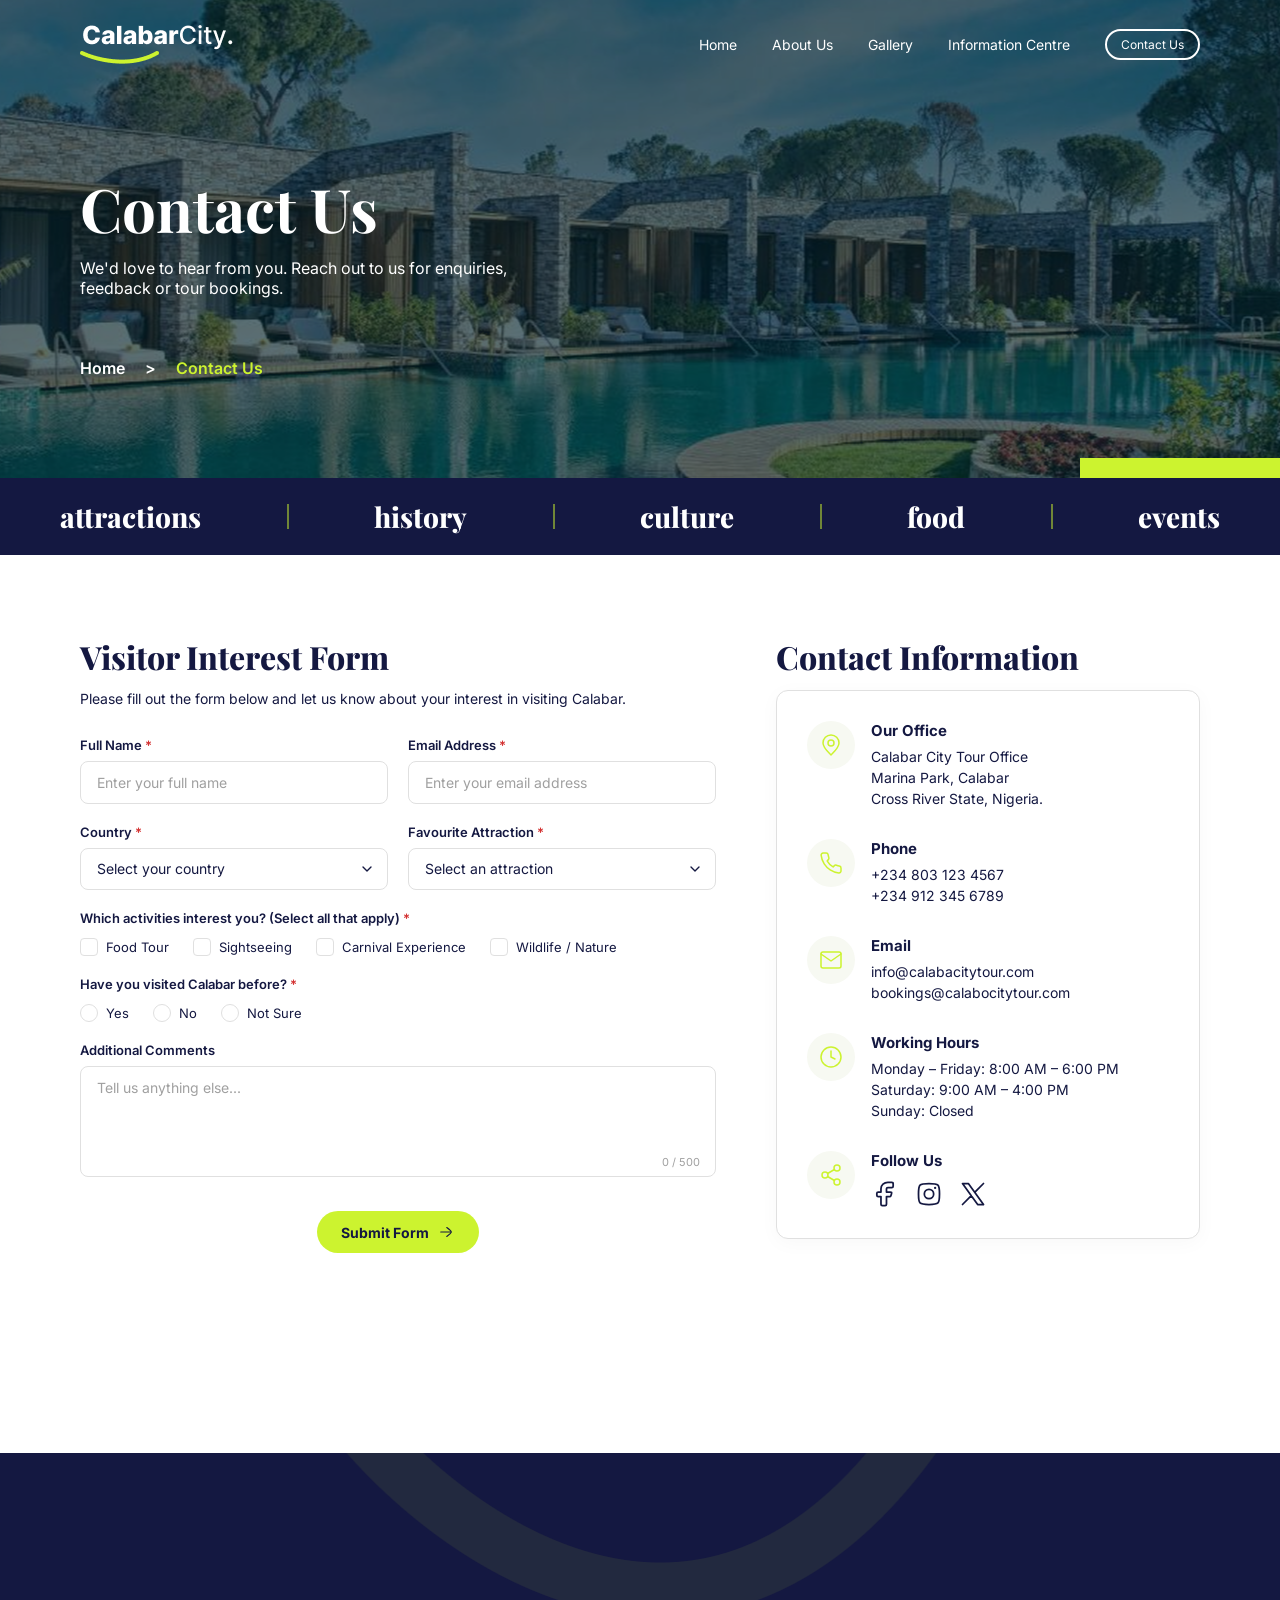
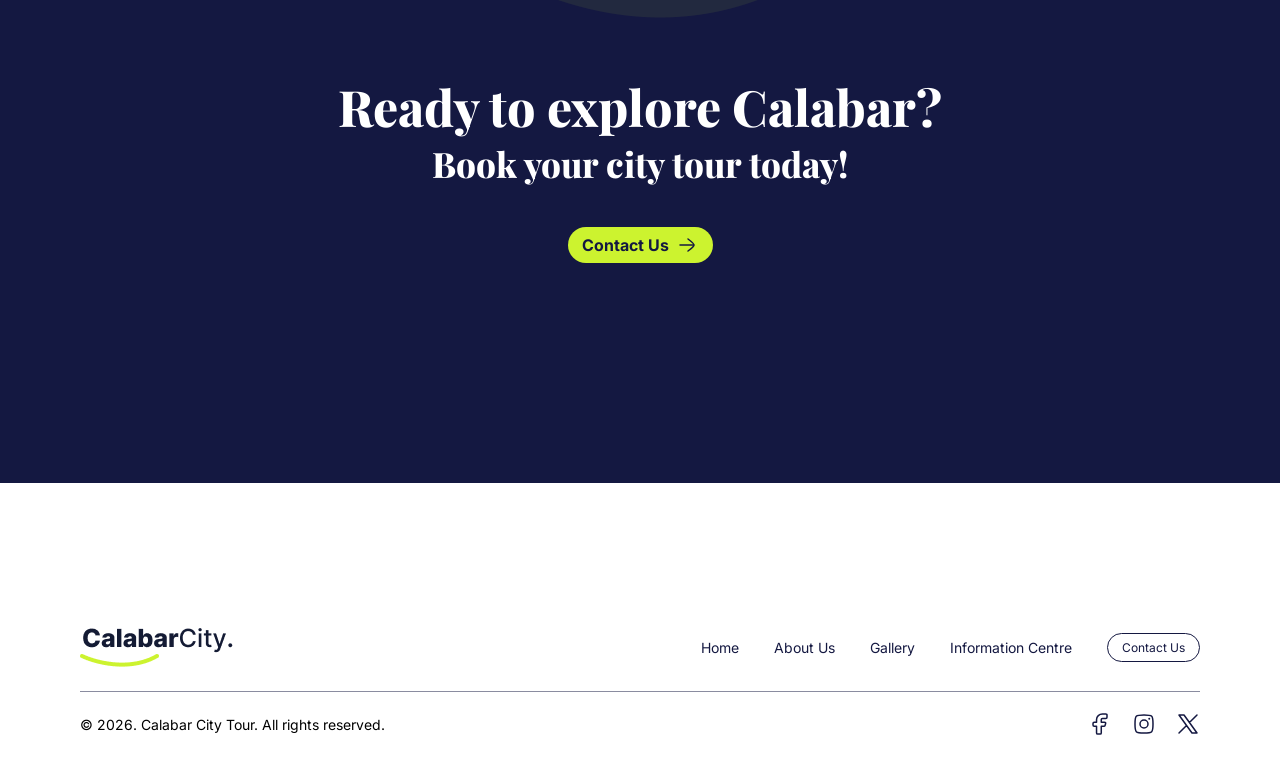
<file: contact-us.html>
<!DOCTYPE html>
<html lang="en">
<head>
    <meta charset="UTF-8">
    <meta name="viewport" content="width=device-width, initial-scale=1.0">
    <link rel="stylesheet" href="style.css">
    <title>Calabar City - Contact Us</title>
</head>
<body class="contact">
   <section class="hero-section">
        <header>
            <a href="index.html">
                <img src="./assets/logo.png" alt="Calabar City Tour Logo">
            </a>

           <div class="">
                <nav>
                    <ul>
                        <li>
                            <a href="index.html">Home</a>
                        </li>
                        <li>
                            <a href="about-us.html">About Us</a>
                        </li>
                        <li>
                            <a href="gallery.html">Gallery</a>
                        </li>
                        <li>
                            <a href="information-centre.html">Information Centre</a>
                        </li>
                    </ul>
                </nav>

                <a class="contact-us-link" href="contact-us.html">Contact Us</a>
           </div>
        </header>

        <div class="hero-content">
            <h1>Contact Us</h1>
            <p>We'd love to hear from you. Reach out to us for enquiries, feedback or tour bookings.</p>
            <div class="bread-crumbs">
                <a href="./index.html">Home</a>
                <p>></p>
                <a href="./contact-us.html" class="active">Contact Us</a>
            </div>
        </div>

        <div class="features-con">
            <div class="features-stripe"></div>
            <div class="features">
                <h3>attractions</h3>
                <div class="stripe"></div>
                <h3>history</h3>
                <div class="stripe"></div>
                <h3>culture</h3>
                <div class="stripe"></div>
                <h3>food</h3>
                <div class="stripe"></div>
                <h3>events</h3>
            </div>
        </div>
   </section>

   <!-- Contact Form Section -->

   <section class="contact-form-section">
        <div class="contact-grid">

            <!-- Left: Visitor Interest Form -->
            <div class="form-column">
                <h2>Visitor Interest Form</h2>
                <p class="form-subtitle">Please fill out the form below and let us know about your interest in visiting Calabar.</p>

                <form id="visitor-form">
                    <div class="form-row">
                        <div class="form-group">
                            <label for="full-name">Full Name <span class="required">*</span></label>
                            <input type="text" id="full-name" name="full-name" placeholder="Enter your full name" required>
                        </div>
                        <div class="form-group">
                            <label for="email">Email Address <span class="required">*</span></label>
                            <input type="email" id="email" name="email" placeholder="Enter your email address" required>
                        </div>
                    </div>

                    <div class="form-row">
                        <div class="form-group">
                            <label for="country">Country <span class="required">*</span></label>
                            <select id="country" name="country" required>
                                <option value="" disabled selected>Select your country</option>
                                <option value="nigeria">Nigeria</option>
                                <option value="ghana">Ghana</option>
                                <option value="cameroon">Cameroon</option>
                                <option value="south-africa">South Africa</option>
                                <option value="uk">United Kingdom</option>
                                <option value="usa">United States</option>
                                <option value="other">Other</option>
                            </select>
                        </div>
                        <div class="form-group">
                            <label for="favourite-attraction">Favourite Attraction <span class="required">*</span></label>
                            <select id="favourite-attraction" name="favourite-attraction" required>
                                <option value="" disabled selected>Select an attraction</option>
                                <option value="tinapa">Tinapa Resort</option>
                                <option value="kwa-falls">Kwa Falls</option>
                                <option value="drill-ranch">Drill Ranch</option>
                                <option value="national-museum">National Museum</option>
                                <option value="marina-resort">Marina Resort</option>
                                <option value="millennium-park">Millennium Park</option>
                            </select>
                        </div>
                    </div>

                    <div class="form-group full-width">
                        <label>Which activities interest you? (Select all that apply) <span class="required">*</span></label>
                        <div class="checkbox-group">
                            <label class="checkbox-label">
                                <input type="checkbox" name="activities" value="food-tour">
                                <span>Food Tour</span>
                            </label>
                            <label class="checkbox-label">
                                <input type="checkbox" name="activities" value="sightseeing">
                                <span>Sightseeing</span>
                            </label>
                            <label class="checkbox-label">
                                <input type="checkbox" name="activities" value="carnival">
                                <span>Carnival Experience</span>
                            </label>
                            <label class="checkbox-label">
                                <input type="checkbox" name="activities" value="wildlife">
                                <span>Wildlife / Nature</span>
                            </label>
                        </div>
                    </div>

                    <div class="form-group full-width">
                        <label>Have you visited Calabar before? <span class="required">*</span></label>
                        <div class="radio-group">
                            <label class="radio-label">
                                <input type="radio" name="visited" value="yes" required>
                                <span>Yes</span>
                            </label>
                            <label class="radio-label">
                                <input type="radio" name="visited" value="no">
                                <span>No</span>
                            </label>
                            <label class="radio-label">
                                <input type="radio" name="visited" value="not-sure">
                                <span>Not Sure</span>
                            </label>
                        </div>
                    </div>

                    <div class="form-group full-width">
                        <label for="comments">Additional Comments</label>
                        <div class="textarea-wrapper">
                            <textarea id="comments" name="comments" placeholder="Tell us anything else..." maxlength="500" rows="5"></textarea>
                            <span class="char-count">0 / 500</span>
                        </div>
                    </div>

                    <div class="form-submit">
                        <button type="submit" id="submit-btn" class="submit-button">
                            <span>Submit Form</span>
                            <svg xmlns="http://www.w3.org/2000/svg" viewBox="0 0 24 24" width="18" height="18" color="currentColor" fill="none" stroke="currentColor" stroke-width="1.5" stroke-linecap="round" stroke-linejoin="round">
                                <path d="M18.5 12L4.99997 12"></path>
                                <path d="M13 18C13 18 19 13.5811 19 12C19 10.4188 13 6 13 6"></path>
                            </svg>
                        </button>
                    </div>
                </form>
            </div>

            <!-- Right: Contact Information -->
            <div class="contact-info-column">
                <h2>Contact Information</h2>

                <div class="contact-info-card">
                    <div class="contact-item">
                        <div class="contact-icon">
                            <svg xmlns="http://www.w3.org/2000/svg" viewBox="0 0 24 24" width="24" height="24" fill="none" stroke="#CCF32F" stroke-width="1.5" stroke-linecap="round" stroke-linejoin="round">
                                <path d="M12 13C13.6569 13 15 11.6569 15 10C15 8.34315 13.6569 7 12 7C10.3431 7 9 8.34315 9 10C9 11.6569 10.3431 13 12 13Z"></path>
                                <path d="M12 22C16 18 20 14.4183 20 10C20 5.58172 16.4183 2 12 2C7.58172 2 4 5.58172 4 10C4 14.4183 8 18 12 22Z"></path>
                            </svg>
                        </div>
                        <div>
                            <h3>Our Office</h3>
                            <p>Calabar City Tour Office</p>
                            <p>Marina Park, Calabar</p>
                            <p>Cross River State, Nigeria.</p>
                        </div>
                    </div>

                    <div class="contact-item">
                        <div class="contact-icon">
                            <svg xmlns="http://www.w3.org/2000/svg" viewBox="0 0 24 24" width="24" height="24" fill="none" stroke="#CCF32F" stroke-width="1.5" stroke-linecap="round" stroke-linejoin="round">
                                <path d="M22 16.92v3a2 2 0 0 1-2.18 2 19.79 19.79 0 0 1-8.63-3.07 19.5 19.5 0 0 1-6-6 19.79 19.79 0 0 1-3.07-8.67A2 2 0 0 1 4.11 2h3a2 2 0 0 1 2 1.72c.127.96.362 1.903.7 2.81a2 2 0 0 1-.45 2.11L8.09 9.91a16 16 0 0 0 6 6l1.27-1.27a2 2 0 0 1 2.11-.45c.907.338 1.85.573 2.81.7A2 2 0 0 1 22 16.92z"></path>
                            </svg>
                        </div>
                        <div>
                            <h3>Phone</h3>
                            <p>+234 803 123 4567</p>
                            <p>+234 912 345 6789</p>
                        </div>
                    </div>

                    <div class="contact-item">
                        <div class="contact-icon">
                            <svg xmlns="http://www.w3.org/2000/svg" viewBox="0 0 24 24" width="24" height="24" fill="none" stroke="#CCF32F" stroke-width="1.5" stroke-linecap="round" stroke-linejoin="round">
                                <path d="M4 4h16c1.1 0 2 .9 2 2v12c0 1.1-.9 2-2 2H4c-1.1 0-2-.9-2-2V6c0-1.1.9-2 2-2z"></path>
                                <polyline points="22,6 12,13 2,6"></polyline>
                            </svg>
                        </div>
                        <div>
                            <h3>Email</h3>
                            <p>info@calabacitytour.com</p>
                            <p>bookings@calabocitytour.com</p>
                        </div>
                    </div>

                    <div class="contact-item">
                        <div class="contact-icon">
                            <svg xmlns="http://www.w3.org/2000/svg" viewBox="0 0 24 24" width="24" height="24" fill="none" stroke="#CCF32F" stroke-width="1.5" stroke-linecap="round" stroke-linejoin="round">
                                <circle cx="12" cy="12" r="10"></circle>
                                <polyline points="12 6 12 12 16 14"></polyline>
                            </svg>
                        </div>
                        <div>
                            <h3>Working Hours</h3>
                            <p>Monday &ndash; Friday: 8:00 AM &ndash; 6:00 PM</p>
                            <p>Saturday: 9:00 AM &ndash; 4:00 PM</p>
                            <p>Sunday: Closed</p>
                        </div>
                    </div>

                    <div class="contact-item">
                        <div class="contact-icon">
                            <svg xmlns="http://www.w3.org/2000/svg" viewBox="0 0 24 24" width="24" height="24" fill="none" stroke="#CCF32F" stroke-width="1.5" stroke-linecap="round" stroke-linejoin="round">
                                <circle cx="18" cy="5" r="3"></circle>
                                <circle cx="6" cy="12" r="3"></circle>
                                <circle cx="18" cy="19" r="3"></circle>
                                <line x1="8.59" y1="13.51" x2="15.42" y2="17.49"></line>
                                <line x1="15.41" y1="6.51" x2="8.59" y2="10.49"></line>
                            </svg>
                        </div>
                        <div>
                            <h3>Follow Us</h3>
                            <div class="follow-socials">
                                <svg xmlns="http://www.w3.org/2000/svg" viewBox="0 0 24 24" width="28" height="28" color="currentColor" fill="none" stroke="currentColor" stroke-width="1.5" stroke-linejoin="round">
                                    <path fill-rule="evenodd" clip-rule="evenodd" d="M6.18182 10.3333C5.20406 10.3333 5 10.5252 5 11.4444V13.1111C5 14.0304 5.20406 14.2222 6.18182 14.2222H8.54545V20.8889C8.54545 21.8081 8.74951 22 9.72727 22H12.0909C13.0687 22 13.2727 21.8081 13.2727 20.8889V14.2222H15.9267C16.6683 14.2222 16.8594 14.0867 17.0631 13.4164L17.5696 11.7497C17.9185 10.6014 17.7035 10.3333 16.4332 10.3333H13.2727V7.55556C13.2727 6.94191 13.8018 6.44444 14.4545 6.44444H17.8182C18.7959 6.44444 19 6.25259 19 5.33333V3.11111C19 2.19185 18.7959 2 17.8182 2H14.4545C11.191 2 8.54545 4.48731 8.54545 7.55556V10.3333H6.18182Z"></path>
                                </svg>
                                <svg xmlns="http://www.w3.org/2000/svg" viewBox="0 0 24 24" width="28" height="28" color="currentColor" fill="none" stroke="currentColor" stroke-width="1.5" stroke-linecap="round" stroke-linejoin="round">
                                    <path d="M3 12C3 7.75736 3 5.63604 4.31802 4.31802C5.63604 3 7.75736 3 12 3C16.2426 3 18.364 3 19.682 4.31802C21 5.63604 21 7.75736 21 12C21 16.2426 21 18.364 19.682 19.682C18.364 21 16.2426 21 12 21C7.75736 21 5.63604 21 4.31802 19.682C3 18.364 3 16.2426 3 12Z"></path>
                                    <path d="M16 12C16 14.2091 14.2091 16 12 16C9.79086 16 8 14.2091 8 12C8 9.79086 9.79086 8 12 8C14.2091 8 16 9.79086 16 12Z"></path>
                                    <path d="M17.3748 6.75024H17.2498M17.4998 6.75024C17.4998 6.88832 17.3878 7.00024 17.2498 7.00024C17.1117 7.00024 16.9998 6.88832 16.9998 6.75024C16.9998 6.61217 17.1117 6.50024 17.2498 6.50024C17.3878 6.50024 17.4998 6.61217 17.4998 6.75024Z"></path>
                                </svg>
                                <svg xmlns="http://www.w3.org/2000/svg" viewBox="0 0 24 24" width="28" height="28" color="currentColor" fill="none" stroke="currentColor" stroke-width="1.5" stroke-linecap="round" stroke-linejoin="round">
                                    <path d="M3 21L10.5484 13.4516M21 3L13.4516 10.5484M13.4516 10.5484L8 3H3L10.5484 13.4516M13.4516 10.5484L21 21H16L10.5484 13.4516"></path>
                                </svg>
                            </div>
                        </div>
                    </div>
                </div>
            </div>

        </div>
   </section>

   <!-- Ready to explore Section -->

   <section class="ready-to-explore">
    <img src="./assets/ready-to-explore-vector.png" alt="Vector" aria-hidden="true">
    <h2>Ready to explore Calabar?</h2>
    <h3>Book your city tour today!</h3>
    <a href="./contact-us.html">
        <p>Contact Us</p>
        <svg xmlns="http://www.w3.org/2000/svg" viewBox="0 0 24 24" width="24" height="24" color="currentColor" fill="none" stroke="currentColor" stroke-width="1.5" stroke-linecap="round" stroke-linejoin="round">
            <path d="M18.5 12L4.99997 12"></path>
            <path d="M13 18C13 18 19 13.5811 19 12C19 10.4188 13 6 13 6"></path>
        </svg>
    </a>
   </section>

   <!-- Footer section -->

   <footer>
        <div class="nav-container">
            <a href="index.html">
                <img src="./assets/logo-dark.png" alt="Calabar City Tour Logo">
            </a>

            <div class="">
                <nav>
                    <ul>
                        <li>
                            <a href="index.html">Home</a>
                        </li>
                        <li>
                            <a href="about-us.html">About Us</a>
                        </li>
                        <li>
                            <a href="gallery.html">Gallery</a>
                        </li>
                        <li>
                            <a href="information-centre.html">Information Centre</a>
                        </li>
                    </ul>
                </nav>

                <a class="contact-us-link" href="contact-us.html">Contact Us</a>
            </div>
        </div>
        <div class="socials-copyright">
            <p>&copy; 2026. Calabar City Tour. All rights reserved.</p>
            <div class="socials">
                <svg xmlns="http://www.w3.org/2000/svg" viewBox="0 0 24 24" width="24" height="24" color="currentColor" fill="none" stroke="currentColor" stroke-width="1.5" stroke-linejoin="round">
                    <path fill-rule="evenodd" clip-rule="evenodd" d="M6.18182 10.3333C5.20406 10.3333 5 10.5252 5 11.4444V13.1111C5 14.0304 5.20406 14.2222 6.18182 14.2222H8.54545V20.8889C8.54545 21.8081 8.74951 22 9.72727 22H12.0909C13.0687 22 13.2727 21.8081 13.2727 20.8889V14.2222H15.9267C16.6683 14.2222 16.8594 14.0867 17.0631 13.4164L17.5696 11.7497C17.9185 10.6014 17.7035 10.3333 16.4332 10.3333H13.2727V7.55556C13.2727 6.94191 13.8018 6.44444 14.4545 6.44444H17.8182C18.7959 6.44444 19 6.25259 19 5.33333V3.11111C19 2.19185 18.7959 2 17.8182 2H14.4545C11.191 2 8.54545 4.48731 8.54545 7.55556V10.3333H6.18182Z"></path>
                </svg>
                <svg xmlns="http://www.w3.org/2000/svg" viewBox="0 0 24 24" width="24" height="24" color="currentColor" fill="none" stroke="currentColor" stroke-width="1.5" stroke-linecap="round" stroke-linejoin="round">
                    <path d="M3 12C3 7.75736 3 5.63604 4.31802 4.31802C5.63604 3 7.75736 3 12 3C16.2426 3 18.364 3 19.682 4.31802C21 5.63604 21 7.75736 21 12C21 16.2426 21 18.364 19.682 19.682C18.364 21 16.2426 21 12 21C7.75736 21 5.63604 21 4.31802 19.682C3 18.364 3 16.2426 3 12Z"></path>
                    <path d="M16 12C16 14.2091 14.2091 16 12 16C9.79086 16 8 14.2091 8 12C8 9.79086 9.79086 8 12 8C14.2091 8 16 9.79086 16 12Z"></path>
                    <path d="M17.3748 6.75024H17.2498M17.4998 6.75024C17.4998 6.88832 17.3878 7.00024 17.2498 7.00024C17.1117 7.00024 16.9998 6.88832 16.9998 6.75024C16.9998 6.61217 17.1117 6.50024 17.2498 6.50024C17.3878 6.50024 17.4998 6.61217 17.4998 6.75024Z"></path>
                </svg>
                <svg xmlns="http://www.w3.org/2000/svg" viewBox="0 0 24 24" width="24" height="24" color="currentColor" fill="none" stroke="currentColor" stroke-width="1.5" stroke-linecap="round" stroke-linejoin="round">
                    <path d="M3 21L10.5484 13.4516M21 3L13.4516 10.5484M13.4516 10.5484L8 3H3L10.5484 13.4516M13.4516 10.5484L21 21H16L10.5484 13.4516"></path>
                </svg>
            </div>
        </div>
   </footer>
</body>
</html>
</file>
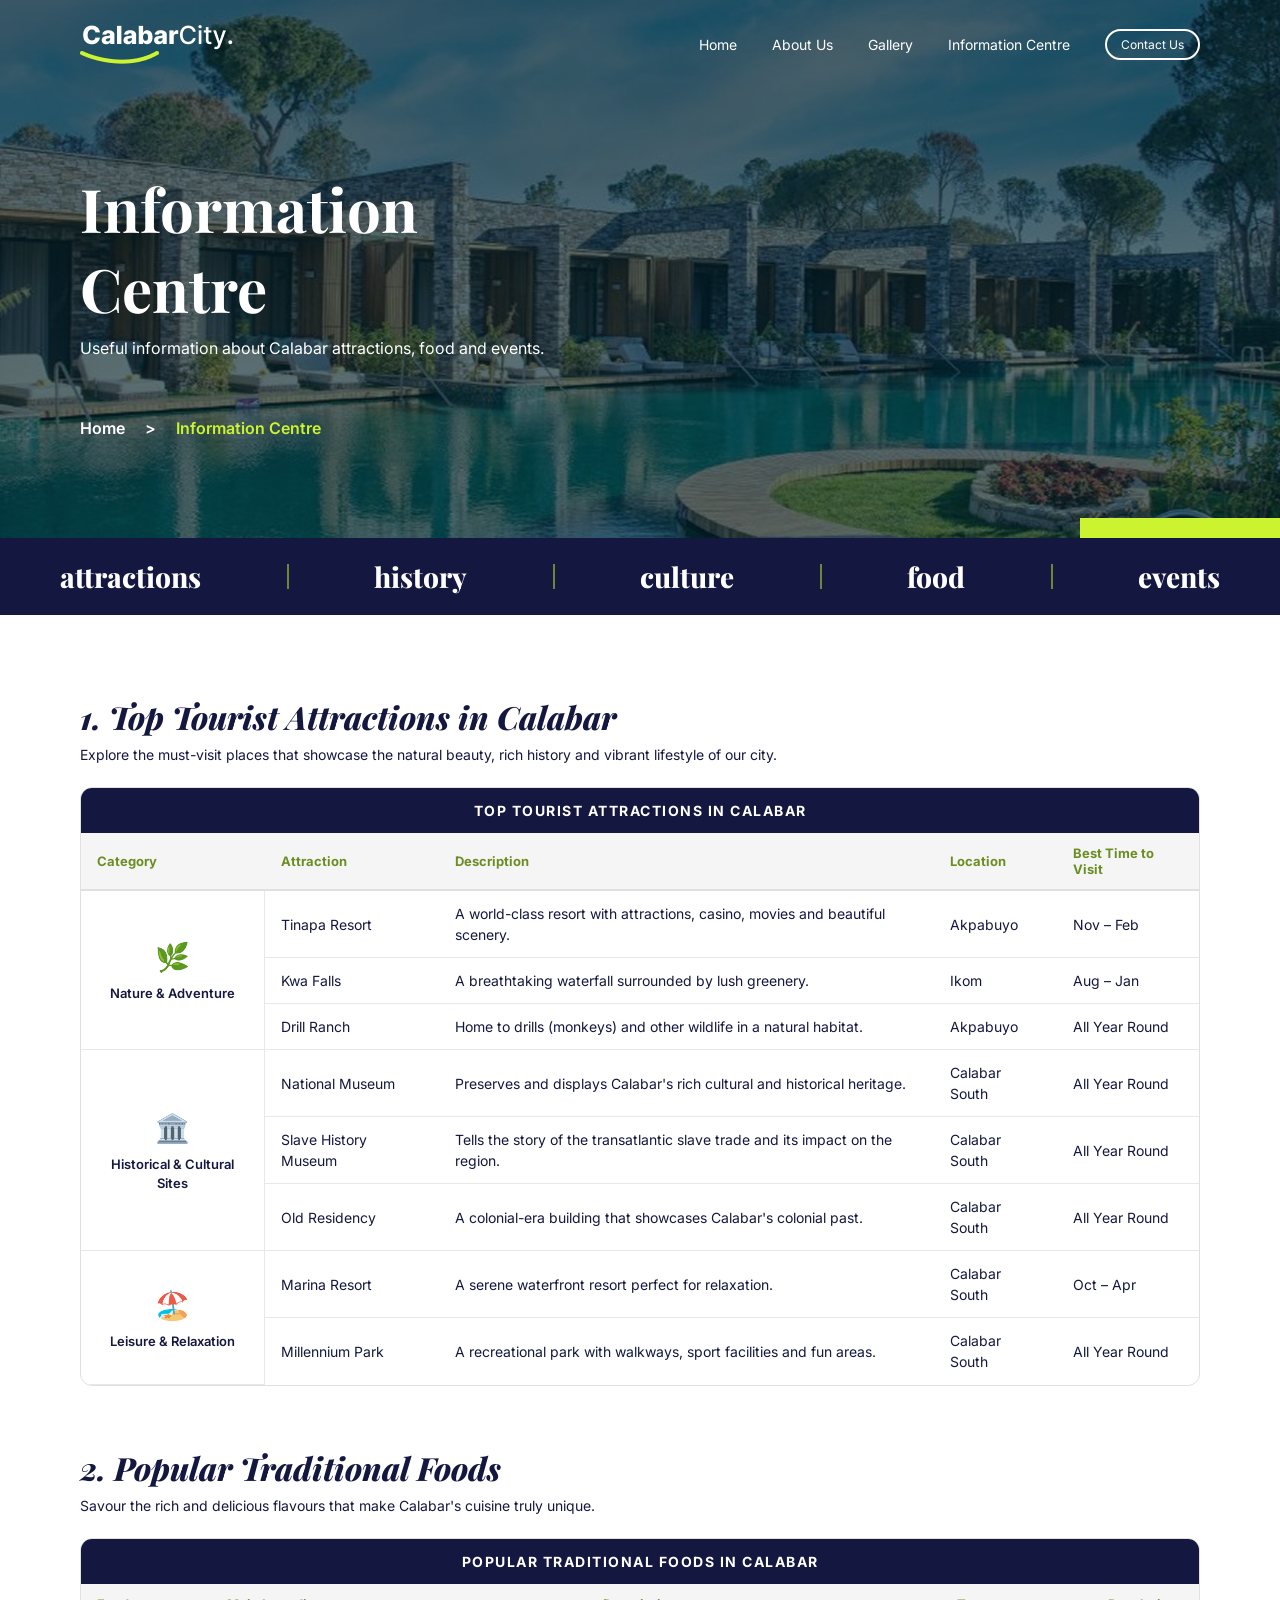
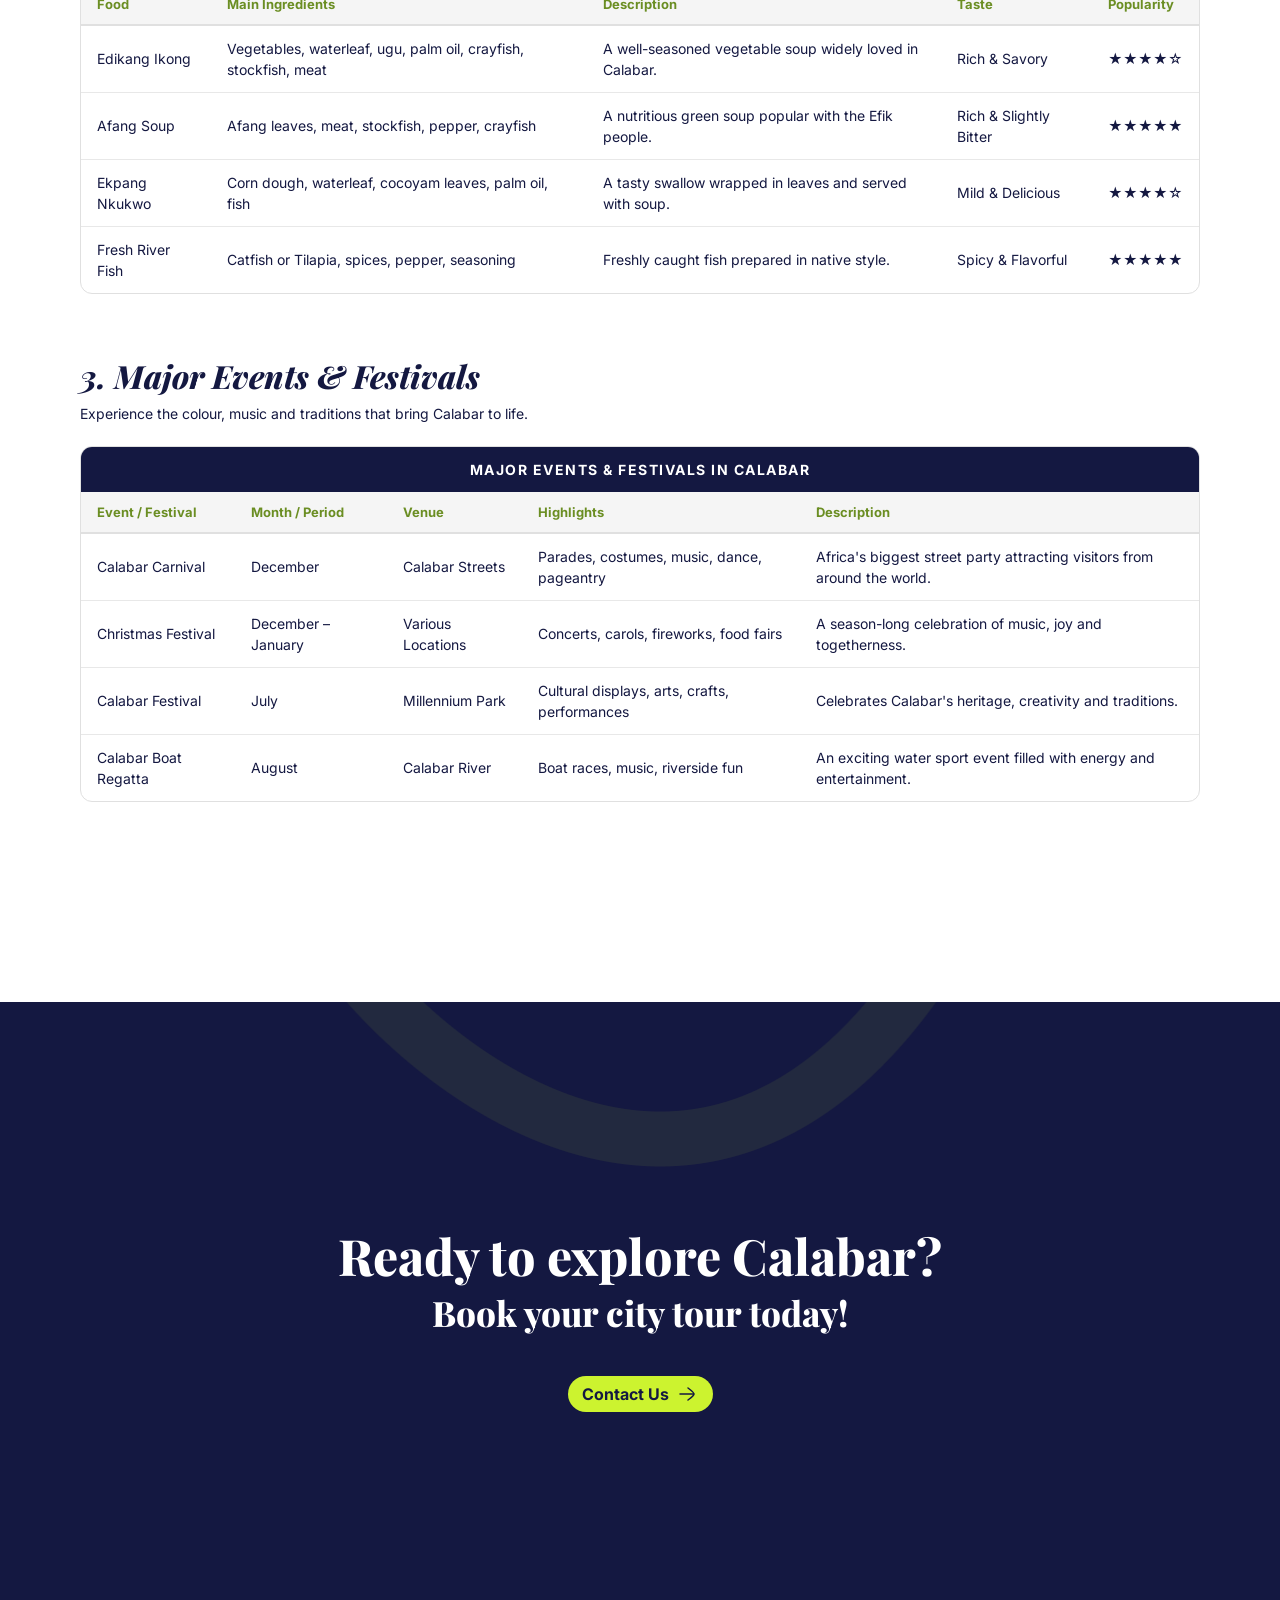
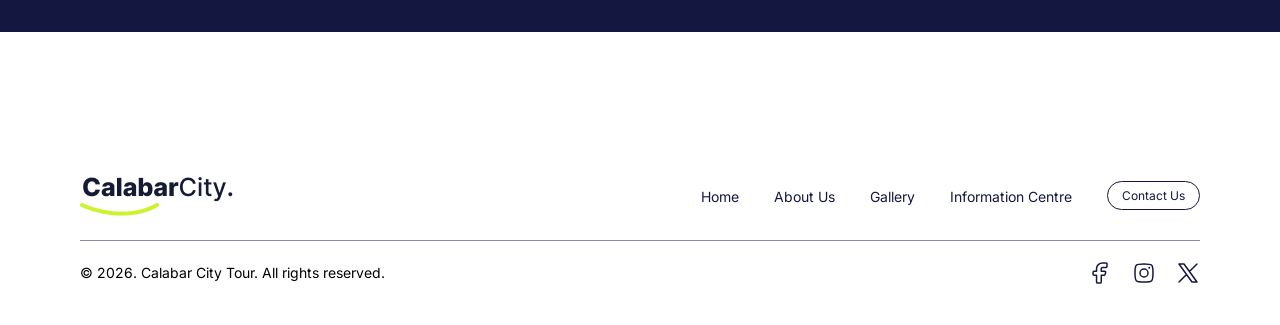
<file: information-centre.html>
<!DOCTYPE html>
<html lang="en">
<head>
    <meta charset="UTF-8">
    <meta name="viewport" content="width=device-width, initial-scale=1.0">
    <link rel="stylesheet" href="style.css">
    <title>Calabar City - Information Centre</title>
</head>
<body class="information-centre">
   <section class="hero-section">
        <header>
            <a href="index.html">
                <img src="./assets/logo.png" alt="Calabar City Tour Logo">
            </a>

           <div class="">
                <nav>
                    <ul>
                        <li>
                            <a href="index.html">Home</a>
                        </li>
                        <li>
                            <a href="about-us.html">About Us</a>
                        </li>
                        <li>
                            <a href="gallery.html">Gallery</a>
                        </li>
                        <li>
                            <a href="information-centre.html">Information Centre</a>
                        </li>
                    </ul>
                </nav>

                <a class="contact-us-link" href="contact-us.html">Contact Us</a>
           </div>
        </header>

        <div class="hero-content">
            <h1>Information Centre</h1>
            <p>Useful information about Calabar attractions, food and events.</p>
            <div class="bread-crumbs">
                <a href="./index.html">Home</a>
                <p>></p>
                <a href="./information-centre.html" class="active">Information Centre</a>
            </div>
        </div>

        <div class="features-con">
            <div class="features-stripe"></div>
            <div class="features">
                <h3>attractions</h3>
                <div class="stripe"></div>
                <h3>history</h3>
                <div class="stripe"></div>
                <h3>culture</h3>
                <div class="stripe"></div>
                <h3>food</h3>
                <div class="stripe"></div>
                <h3>events</h3>
            </div>
        </div>
   </section>

   <!-- Information Tables Section -->

   <section class="info-tables">

        <!-- 1. Top Tourist Attractions -->
        <div class="info-block">
            <div class="info-block-title">
                <h2>1. Top Tourist Attractions in Calabar</h2>
            </div>
            <p class="info-description">Explore the must-visit places that showcase the natural beauty, rich history and vibrant lifestyle of our city.</p>

            <div class="table-wrapper">
                <table>
                    <caption>Top Tourist Attractions in Calabar</caption>
                    <thead>
                        <tr>
                            <th>Category</th>
                            <th>Attraction</th>
                            <th>Description</th>
                            <th>Location</th>
                            <th>Best Time to Visit</th>
                        </tr>
                    </thead>
                    <tbody>
                        <tr>
                            <td rowspan="3" class="category-cell">
                                <span class="category-icon">🌿</span>
                                <span>Nature &amp; Adventure</span>
                            </td>
                            <td>Tinapa Resort</td>
                            <td>A world-class resort with attractions, casino, movies and beautiful scenery.</td>
                            <td>Akpabuyo</td>
                            <td>Nov – Feb</td>
                        </tr>
                        <tr>
                            <td>Kwa Falls</td>
                            <td>A breathtaking waterfall surrounded by lush greenery.</td>
                            <td>Ikom</td>
                            <td>Aug – Jan</td>
                        </tr>
                        <tr>
                            <td>Drill Ranch</td>
                            <td>Home to drills (monkeys) and other wildlife in a natural habitat.</td>
                            <td>Akpabuyo</td>
                            <td>All Year Round</td>
                        </tr>
                        <tr>
                            <td rowspan="3" class="category-cell">
                                <span class="category-icon">🏛️</span>
                                <span>Historical &amp; Cultural Sites</span>
                            </td>
                            <td>National Museum</td>
                            <td>Preserves and displays Calabar's rich cultural and historical heritage.</td>
                            <td>Calabar South</td>
                            <td>All Year Round</td>
                        </tr>
                        <tr>
                            <td>Slave History Museum</td>
                            <td>Tells the story of the transatlantic slave trade and its impact on the region.</td>
                            <td>Calabar South</td>
                            <td>All Year Round</td>
                        </tr>
                        <tr>
                            <td>Old Residency</td>
                            <td>A colonial-era building that showcases Calabar's colonial past.</td>
                            <td>Calabar South</td>
                            <td>All Year Round</td>
                        </tr>
                        <tr>
                            <td rowspan="2" class="category-cell">
                                <span class="category-icon">🏖️</span>
                                <span>Leisure &amp; Relaxation</span>
                            </td>
                            <td>Marina Resort</td>
                            <td>A serene waterfront resort perfect for relaxation.</td>
                            <td>Calabar South</td>
                            <td>Oct – Apr</td>
                        </tr>
                        <tr>
                            <td>Millennium Park</td>
                            <td>A recreational park with walkways, sport facilities and fun areas.</td>
                            <td>Calabar South</td>
                            <td>All Year Round</td>
                        </tr>
                    </tbody>
                </table>
            </div>
        </div>

        <!-- 2. Popular Traditional Foods -->
        <div class="info-block">
            <div class="info-block-title">
                <h2>2. Popular Traditional Foods</h2>
            </div>
            <p class="info-description">Savour the rich and delicious flavours that make Calabar's cuisine truly unique.</p>

            <div class="table-wrapper">
                <table>
                    <caption>Popular Traditional Foods in Calabar</caption>
                    <thead>
                        <tr>
                            <th>Food</th>
                            <th>Main Ingredients</th>
                            <th>Description</th>
                            <th>Taste</th>
                            <th>Popularity</th>
                        </tr>
                    </thead>
                    <tbody>
                        <tr>
                            <td>Edikang Ikong</td>
                            <td>Vegetables, waterleaf, ugu, palm oil, crayfish, stockfish, meat</td>
                            <td>A well-seasoned vegetable soup widely loved in Calabar.</td>
                            <td>Rich &amp; Savory</td>
                            <td>★★★★☆</td>
                        </tr>
                        <tr>
                            <td>Afang Soup</td>
                            <td>Afang leaves, meat, stockfish, pepper, crayfish</td>
                            <td>A nutritious green soup popular with the Efik people.</td>
                            <td>Rich &amp; Slightly Bitter</td>
                            <td>★★★★★</td>
                        </tr>
                        <tr>
                            <td>Ekpang Nkukwo</td>
                            <td>Corn dough, waterleaf, cocoyam leaves, palm oil, fish</td>
                            <td>A tasty swallow wrapped in leaves and served with soup.</td>
                            <td>Mild &amp; Delicious</td>
                            <td>★★★★☆</td>
                        </tr>
                        <tr>
                            <td>Fresh River Fish</td>
                            <td>Catfish or Tilapia, spices, pepper, seasoning</td>
                            <td>Freshly caught fish prepared in native style.</td>
                            <td>Spicy &amp; Flavorful</td>
                            <td>★★★★★</td>
                        </tr>
                    </tbody>
                </table>
            </div>
        </div>

        <!-- 3. Major Events & Festivals -->
        <div class="info-block">
            <div class="info-block-title">
                <h2>3. Major Events &amp; Festivals</h2>
            </div>
            <p class="info-description">Experience the colour, music and traditions that bring Calabar to life.</p>

            <div class="table-wrapper">
                <table>
                    <caption>Major Events &amp; Festivals in Calabar</caption>
                    <thead>
                        <tr>
                            <th>Event / Festival</th>
                            <th>Month / Period</th>
                            <th>Venue</th>
                            <th>Highlights</th>
                            <th>Description</th>
                        </tr>
                    </thead>
                    <tbody>
                        <tr>
                            <td>Calabar Carnival</td>
                            <td>December</td>
                            <td>Calabar Streets</td>
                            <td>Parades, costumes, music, dance, pageantry</td>
                            <td>Africa's biggest street party attracting visitors from around the world.</td>
                        </tr>
                        <tr>
                            <td>Christmas Festival</td>
                            <td>December – January</td>
                            <td>Various Locations</td>
                            <td>Concerts, carols, fireworks, food fairs</td>
                            <td>A season-long celebration of music, joy and togetherness.</td>
                        </tr>
                        <tr>
                            <td>Calabar Festival</td>
                            <td>July</td>
                            <td>Millennium Park</td>
                            <td>Cultural displays, arts, crafts, performances</td>
                            <td>Celebrates Calabar's heritage, creativity and traditions.</td>
                        </tr>
                        <tr>
                            <td>Calabar Boat Regatta</td>
                            <td>August</td>
                            <td>Calabar River</td>
                            <td>Boat races, music, riverside fun</td>
                            <td>An exciting water sport event filled with energy and entertainment.</td>
                        </tr>
                    </tbody>
                </table>
            </div>
        </div>

   </section>

   <!-- Ready to explore Section -->

   <section class="ready-to-explore">
    <img src="./assets/ready-to-explore-vector.png" alt="Vector" aria-hidden="true">
    <h2>Ready to explore Calabar?</h2>
    <h3>Book your city tour today!</h3>
    <a href="./contact-us.html">
        <p>Contact Us</p>
        <svg xmlns="http://www.w3.org/2000/svg" viewBox="0 0 24 24" width="24" height="24" color="currentColor" fill="none" stroke="currentColor" stroke-width="1.5" stroke-linecap="round" stroke-linejoin="round">
            <path d="M18.5 12L4.99997 12"></path>
            <path d="M13 18C13 18 19 13.5811 19 12C19 10.4188 13 6 13 6"></path>
        </svg>
    </a>
   </section>

   <!-- Footer section -->

   <footer>
        <div class="nav-container">
            <a href="index.html">
                <img src="./assets/logo-dark.png" alt="Calabar City Tour Logo">
            </a>

            <div class="">
                <nav>
                    <ul>
                        <li>
                            <a href="index.html">Home</a>
                        </li>
                        <li>
                            <a href="about-us.html">About Us</a>
                        </li>
                        <li>
                            <a href="gallery.html">Gallery</a>
                        </li>
                        <li>
                            <a href="information-centre.html">Information Centre</a>
                        </li>
                    </ul>
                </nav>

                <a class="contact-us-link" href="contact-us.html">Contact Us</a>
            </div>
        </div>
        <div class="socials-copyright">
            <p>&copy; 2026. Calabar City Tour. All rights reserved.</p>
            <div class="socials">
                <svg xmlns="http://www.w3.org/2000/svg" viewBox="0 0 24 24" width="24" height="24" color="currentColor" fill="none" stroke="currentColor" stroke-width="1.5" stroke-linejoin="round">
                    <path fill-rule="evenodd" clip-rule="evenodd" d="M6.18182 10.3333C5.20406 10.3333 5 10.5252 5 11.4444V13.1111C5 14.0304 5.20406 14.2222 6.18182 14.2222H8.54545V20.8889C8.54545 21.8081 8.74951 22 9.72727 22H12.0909C13.0687 22 13.2727 21.8081 13.2727 20.8889V14.2222H15.9267C16.6683 14.2222 16.8594 14.0867 17.0631 13.4164L17.5696 11.7497C17.9185 10.6014 17.7035 10.3333 16.4332 10.3333H13.2727V7.55556C13.2727 6.94191 13.8018 6.44444 14.4545 6.44444H17.8182C18.7959 6.44444 19 6.25259 19 5.33333V3.11111C19 2.19185 18.7959 2 17.8182 2H14.4545C11.191 2 8.54545 4.48731 8.54545 7.55556V10.3333H6.18182Z"></path>
                </svg>
                <svg xmlns="http://www.w3.org/2000/svg" viewBox="0 0 24 24" width="24" height="24" color="currentColor" fill="none" stroke="currentColor" stroke-width="1.5" stroke-linecap="round" stroke-linejoin="round">
                    <path d="M3 12C3 7.75736 3 5.63604 4.31802 4.31802C5.63604 3 7.75736 3 12 3C16.2426 3 18.364 3 19.682 4.31802C21 5.63604 21 7.75736 21 12C21 16.2426 21 18.364 19.682 19.682C18.364 21 16.2426 21 12 21C7.75736 21 5.63604 21 4.31802 19.682C3 18.364 3 16.2426 3 12Z"></path>
                    <path d="M16 12C16 14.2091 14.2091 16 12 16C9.79086 16 8 14.2091 8 12C8 9.79086 9.79086 8 12 8C14.2091 8 16 9.79086 16 12Z"></path>
                    <path d="M17.3748 6.75024H17.2498M17.4998 6.75024C17.4998 6.88832 17.3878 7.00024 17.2498 7.00024C17.1117 7.00024 16.9998 6.88832 16.9998 6.75024C16.9998 6.61217 17.1117 6.50024 17.2498 6.50024C17.3878 6.50024 17.4998 6.61217 17.4998 6.75024Z"></path>
                </svg>
                <svg xmlns="http://www.w3.org/2000/svg" viewBox="0 0 24 24" width="24" height="24" color="currentColor" fill="none" stroke="currentColor" stroke-width="1.5" stroke-linecap="round" stroke-linejoin="round">
                    <path d="M3 21L10.5484 13.4516M21 3L13.4516 10.5484M13.4516 10.5484L8 3H3L10.5484 13.4516M13.4516 10.5484L21 21H16L10.5484 13.4516"></path>
                </svg>
            </div>
        </div>
   </footer>
</body>
</html>
</file>
<file: style.css>
@import url('https://fonts.googleapis.com/css2?family=Inter:ital,opsz,wght@0,14..32,100..900;1,14..32,100..900&family=Playfair+Display:ital,wght@0,400..900;1,400..900&display=swap');
*{
    box-sizing: border-box;
    margin: 0;
    padding: 0;
}

/* Animation */

@keyframes slide-fade-in {
    0%{
        opacity: 0.5;
        transform: translateY(30px);
    }
    100%{
        opacity: 1;
        transform: translateY(0px);
    }
}

body{
    width: 100vw;
    font-family: "Inter", sans-serif;
    overflow-x: hidden;
}

.hero-section{
    width: 100%;
    background-color: black;
    background-image: url('./assets/hero-image.png');
    background-position: center;
    background-repeat: no-repeat;
    background-size: auto;
    position: relative;
}

.hero-section > header {
    width: 100%;
    display: flex;
    align-items: center;
    justify-content: space-between;
    padding: 20px 80px;

}
.hero-section > header > div{
    display: flex;
    align-items: center;
    gap: 35px;
}

.hero-section > header > div >  nav > ul{
    display: flex;
    align-items: center;
    gap: 35px;
    list-style: none;
}

.hero-section > header > div > nav > ul > li > a{
    font-size: 14px;
    text-decoration: none;
    color: white;
    transition: all 200ms ease-in-out;
}
.hero-section > header >  div > nav > ul > li > a:hover{
    text-decoration: underline;
    color: #CCF32F;
}

.hero-section > header > div > .contact-us-link{
    font-size: 12px;
    text-decoration: none;
    color: white;
    padding: 6px 14px;
    border: 2px solid white;
    border-radius: 30px;
    transition: all 200ms ease-in-out;
}

.hero-section > header > div> .contact-us-link:hover{
    background-color: #CCF32F;
    color: #141841;
    border: 2px solid #CCF32F;
}

.hero-section > .hero-content {
    margin-top: 80px;
    padding: 0px 80px;

}
    
.hero-section > .hero-content > h1 {
    font-family: "Playfair Display", serif;
    font-weight: 700;
    font-size: 60px;
    color: white;
    max-width: 500px;
    animation-name: slide-fade-in;
    animation-duration: 1s;
    transition: all 300ms ease-in-out;
}
.hero-section > .hero-content > p {
    font-family: "Inter", sans-serif;
    font-weight: normal;
    font-size: 16px;
    color: white;
    max-width: 500px;
    margin-top: 10px;
    animation-name: slide-fade-in;
    animation-duration: 1s;
    transition: all 300ms ease-in-out;
}
.hero-section > .hero-content > .bread-crumbs {
    display: flex;
    align-items: center;
    gap: 20px;
    text-decoration: none;
    color: white;
    font-size: 16px;
    font-weight: 600;
    margin-top: 60px;
}
.hero-section > .hero-content > .bread-crumbs > a {
    text-decoration: none;
    color: white;
}
.hero-section > .hero-content > .bread-crumbs > .active {
    color: #CCF32F;
}

.hero-section > .hero-content > a {
    display: flex;
    align-items: center;
    gap: 6px;
    background-color: #CCF32F;
    padding: 6px 14px;
    text-decoration: none;
    max-width: fit-content;
    color: #141841;
    border-radius: 30px;
    margin-top: 20px;
    animation-name: slide-fade-in;
    animation-duration: 1s;
    transition: all 300ms ease-in-out;

}
.hero-section > .hero-content > a > p {
    font-family: "Inter", sans-serif;
    font-weight: 600;
    font-size: 14px;
    color: #141841;
}
.hero-section > .hero-steps {
    width: 100%;
    display: grid;
    grid-template-columns: repeat(3, 1fr);
    gap: 20px;
    margin-top: 80px;
    padding: 0px 80px;

}
.hero-section > .hero-steps > .step > div > p {
    font-family: "Inter", sans-serif;
    font-weight: 800;
    font-size: 18px;
    color: white;
} 
.hero-section > .hero-steps > .step > div > div {
   width: 100px;
   height: 2px;
   background-color: #CCF32F;
   margin-top: 6px;
}
.hero-section > .hero-steps > .step > h4 {
    font-family: "Playfair Display", serif;
    font-weight: 800;
    font-size: 18px;
    color: white;
    margin-top: 20px;
    animation-name: slide-fade-in;
    animation-duration: 1s;
    transition: all 300ms ease-in-out;
}
.hero-section > .hero-steps > .step > p {
    font-family: "Inter", sans-serif;
    font-weight: 500;
    font-size: 14px;
    color: white;
    margin-top: 10px;
    animation-name: slide-fade-in;
    animation-duration: 1s;
    transition: all 300ms ease-in-out;
}

.hero-section > .features-con {
    width: 100%;
    margin-top: 80px;
    display: flex;
    flex-direction: column;
    align-items: end;
}
.hero-section > .features-con > .features-stripe {
    width: 200px;
    height: 20px;
    background-color: #CCF32F;
    align-self: end;
}
.hero-section > .features-con > .features {
    width: 100%;
    padding: 20px 60px;
    background-color: #141841;
    display: flex;
    align-items: center;
    justify-content: space-between;
    z-index: 100;
}
.hero-section > .features-con > .features > .stripe {
    width: 2px;
    height: 25px;
    background-color: #CCF32F;
    opacity: 0.5;
}

.hero-section > .features-con > .features > h3 {
    color: white;
    font-family: "Playfair Display", serif;
    font-weight: 800;
    font-size: 28px;
}

/* Features section styling */

.home > .features-section {
    width: 100%;
    padding: 80px;
    background-color: #CCF32F;
    display: grid;
    grid-template-columns: repeat(4, 1fr);
    gap: 60px;
}

.home > .features-section > .feature > svg{
    color: #141841;
}
.home > .features-section > .feature > h5{
    color: #141841;
    font-family: "Playfair Display", serif;
    font-weight: 800;
    font-size: 22px;
    margin-top: 20px;
}
.home > .features-section > .feature > p{
    color: #141841;
    font-weight: 600;
    font-size: 14px;
    margin-top: 20px;
}

/* Popular Destination Section Styling */

.home > .popular-destinations{
    width: 100%;
    background-color: white;
    padding: 120px 80px;
}
.home > .popular-destinations > p{
    color: #141841;
    font-weight: 700;
}

.home > .popular-destinations > .title-con{
   width: 100%;
   display: flex;
   justify-content: space-between;
   align-items: center;
   margin: 8px 0px;
}

.home > .popular-destinations > .title-con > h3{
    font-family: "Playfair Display", serif;
    font-weight: 800;
    font-size: 50px;
    color: #141841;
}
.home > .popular-destinations > .title-con > .control {
    display: flex;
    align-items: center;
    gap: 20px;
}
.home > .popular-destinations > .title-con > .control > button{
   padding: 6px 16px;
   border: 1px solid #141841;
   border-radius: 30px;
   background-color: white;
   outline: none;
   cursor: pointer;
}
.home > .popular-destinations > .title-con > .control > button >svg{
   color: #141841;
}
.home > .popular-destinations > .title-con > .control > button:last-child{
   background-color: #141841;
}
.home > .popular-destinations > .title-con > .control > button:last-child > svg{
   color: white;
}
.home > .popular-destinations > .image-grid {
    margin-top: 50px;
    display: grid;
    grid-template-columns: repeat(4, 1fr);
    gap: 20px;
}
.home > .popular-destinations > .image-grid > .cell {
    height: 400px;
    border-radius: 25px;
    overflow: hidden;
    position: relative;
    cursor: pointer;
}
.home > .popular-destinations > .image-grid > .cell > .overlay {
    width: 100%;
    height: 100%;
    position: absolute;
    z-index: 0;
    background-color: black;
    opacity: 0.25;
}
.home > .popular-destinations > .image-grid > .cell > img {
    width: 100%;
    height: 100%;
    object-fit: cover;
    object-position: center;
    z-index: 1;
    transition: all 200ms ease-in-out;
}
.home > .popular-destinations > .image-grid > .cell:hover img{
    transform: scale(1.2);
}
.home > .popular-destinations > .image-grid > .cell > .content {
    width: 100%;
    height: 100%;
    position: absolute;
    top: 0;
    left: 0;
    z-index: 10;
    display: flex;
    flex-direction: column;
    justify-content: end;
    padding: 20px 30px;
}

.home > .popular-destinations > .image-grid > .cell > .content > h4 {
    font-family: "Playfair Display", serif;
    font-weight: 800;
    font-size: 24px;
    color: white;
}
.home > .popular-destinations > .image-grid > .cell > .content > p {
    font-size: 16px;
    color: white;
    margin-top: 10px;
}

/* take you around Section Styling */

.home > .city-highlights{
    width: 100%;
    background-color: white;
    padding: 120px 80px;
}
.home > .city-highlights > p{
    color: #141841;
    font-weight: 700;
}

.home > .city-highlights > .title-con{
   width: 100%;
   display: flex;
   justify-content: space-between;
   align-items: center;
   margin: 8px 0px;
}

.home > .city-highlights > .title-con > h3{
    font-family: "Playfair Display", serif;
    font-weight: 800;
    font-size: 50px;
    color: #141841;
    max-width: 600px;
}
.home > .city-highlights > .title-con >  a {
    display: flex;
    align-items: center;
    gap: 6px;
    background-color: #CCF32F;
    padding: 6px 14px;
    text-decoration: none;
    max-width: fit-content;
    color: #141841;
    border-radius: 30px;
    margin-top: 20px;

}
.home > .city-highlights > .title-con > a > p {
    font-family: "Inter", sans-serif;
    font-weight: 600;
    font-size: 14px;
    color: #141841;
}
.home > .city-highlights > .highlight-grid {
    display: grid;
    grid-template-columns: repeat(2, 1fr);
    margin-top: 50px;
    gap: 40px;
}
.home > .city-highlights > .highlight-grid > div {
    width: 100%;
    height: 350px;
    border-radius: 30px;
    overflow: hidden;
}
.home > .city-highlights > .highlight-grid > div > img {
    width: 100%;
    height: 100%;
    object-fit: cover;
    object-position: center;
}

.home > .city-highlights > .highlight-grid > div{
    display: flex;
    flex-direction: column;
    justify-content: center;
    gap: 50px;
}

.home > .city-highlights > .highlight-grid > div > div {
    display: flex;
    align-items: center;
    gap: 35px;
}

.home > .city-highlights > .highlight-grid > div > div > svg {
    color: #141841;
}

.home > .city-highlights > .highlight-grid > div > div > div > h4 {
     font-family: "Playfair Display", serif;
    font-weight: 800;
    font-size: 25px;
    color: #141841;
}

.home > .city-highlights > .highlight-grid > div > div > div > p {
    font-family: "Inter", sans-serif;
    font-weight: 600;
    font-size: 16px;
    color: #141841;
    margin-top: 10px;
}

.home > .city-highlights > .highlight-grid > div > div > div > a{
    font-family: "Inter", sans-serif;
    font-weight: 600;
    font-size: 12px;
    color: #141841;
    text-decoration: none;
    display: flex;
    align-items: center;
    gap: 10px;
    margin-top: 10px;
    transition: transform 200ms ease-in-out;
}
.home > .city-highlights > .highlight-grid > div > div > div > a > svg{
    transition: all 200ms ease-in-out;
}
.home > .city-highlights > .highlight-grid > div > div > div > a:hover >svg{
    transform: translateX(4px);
}

/* Completed Journeys Styling */

.home > .completed-journeys {
    width: 100%;
    background-color: white;
    padding: 120px 80px;
}
.home > .completed-journeys > .title-con > p {
    color: #141841;
    font-weight: 700;
    text-align: center;
}
.home > .completed-journeys > .title-con > h3 {
    font-family: "Playfair Display", serif;
    font-weight: 800;
    font-size: 50px;
    color: #141841;
    text-align: center;
    margin: 8px 0px;
}
.home > .completed-journeys > .image-grid {
    margin-top: 50px;
    display: grid;
    grid-template-columns: repeat(3, 1fr);
    gap: 20px;
}
.home > .completed-journeys > .image-grid > .cell {
    height: 300px;
    border-radius: 25px;
    overflow: hidden;
    position: relative;
    cursor: pointer;
}
.home > .completed-journeys > .image-grid > .cell > .overlay {
    width: 100%;
    height: 100%;
    position: absolute;
    z-index: 0;
    background-color: black;
    opacity: 0.25;
}
.home > .completed-journeys > .image-grid > .cell > img {
    width: 100%;
    height: 100%;
    object-fit: cover;
    object-position: center;
    z-index: 1;
    transition: all 200ms ease-in-out;
}
.home > .completed-journeys > .image-grid > .cell:hover img{
    transform: scale(1.2);
}
.home > .completed-journeys > .image-grid > .cell > .content {
    width: 100%;
    height: 100%;
    position: absolute;
    top: 0;
    left: 0;
    z-index: 10;
    display: flex;
    flex-direction: column;
    justify-content: end;
    padding: 20px 30px;
}

.home > .completed-journeys > .image-grid > .cell > .content > h4 {
    font-family: "Playfair Display", serif;
    font-weight: 800;
    font-size: 24px;
    color: white;
}
.home > .completed-journeys > .image-grid > .cell > .content > p {
    font-size: 14px;
    color: white;
    margin-top: 6px;
}
.home > .completed-journeys > .link-container {
    display: flex;
    align-items: center;
    justify-content: center;
    margin-top: 40px;
}
.home > .completed-journeys > .link-container > a {
    display: flex;
    align-items: center;
    gap: 6px;
    background-color: #CCF32F;
    padding: 6px 14px;
    text-decoration: none;
    max-width: fit-content;
    color: #141841;
    border-radius: 30px;
    align-content: center;
    font-weight: 700;
}

/* Ready to explore styling (applies to all pages) */

.ready-to-explore {
    width: 100%;
    height: 70vh;
    padding: 100px;
    margin: 120px 0px;
    background-color: #141841;
    display: flex;
    flex-direction: column;
    align-items: center;
    justify-content: center;
    position: relative;
}

.ready-to-explore > img {
    position: absolute;
    top: 0;
    left: 50%;
    transform: translateX(-50%);

}
.ready-to-explore > h2 {
    font-family: "Playfair Display", serif;
    font-weight: 800;
    font-size: 50px;
    color: white;
    text-align: center;
}
.ready-to-explore > h3{
    font-family: "Playfair Display", serif;
    font-weight: 800;
    font-size: 35px;
    color: white;
    text-align: center;
}
.ready-to-explore > a {
    display: flex;
    align-items: center;
    gap: 6px;
    background-color: #CCF32F;
    padding: 6px 14px;
    text-decoration: none;
    max-width: fit-content;
    color: #141841;
    border-radius: 30px;
    align-content: center;
    font-weight: 700;
    margin-top: 40px;
}


/* Footer section styling */

footer {
    width: 100%;
    padding: 20px 80px;

}
footer > .nav-container{
    width: 100%;
    display: flex;
    align-items: center;
    justify-content: space-between;
}
footer > .nav-container > div{
    display: flex;
    align-items: center;
    gap: 35px;
}

footer > .nav-container > div >  nav > ul{
    display: flex;
    align-items: center;
    gap: 35px;
    list-style: none;
}

footer > .nav-container > div > nav > ul > li > a{
    font-size: 14px;
    text-decoration: none;
    color: #141841;
    transition: all 200ms ease-in-out;
}
footer > .nav-container >  div > nav > ul > li > a:hover{
    text-decoration: underline;
    color: #CCF32F;
}

footer > .nav-container > div > .contact-us-link{
    font-size: 12px;
    text-decoration: none;
    color: #141841;
    padding: 6px 14px;
    border: 1px solid #141841;
    border-radius: 30px;
    transition: all 200ms ease-in-out;
}

footer > .nav-container > div> .contact-us-link:hover{
    background-color: #CCF32F;
    color: #141841;
    border: 2px solid #CCF32F;
}

footer > .socials-copyright{
    width: 100%;
    display: flex;
    align-items: center;
    justify-content: space-between;
    padding: 20px 0px;
    border-top: 1px solid #1418417f;
    margin-top: 20px;
}

footer > .socials-copyright > p{
    font-size: 14px;
}
footer > .socials-copyright > .socials{
    display: flex;
    align-items: center;
    gap: 20px;
}

footer > .socials-copyright > .socials > svg {
    color: #141841;
    transition: all 200ms ease-in-out;
    cursor: pointer;
}
footer > .socials-copyright > .socials > svg:hover {
    color: #CCF32F;
}


/* ABOUT US PAGE STYLING */
/* ABOUT US PAGE STYLING */
/* ABOUT US PAGE STYLING */
/* ABOUT US PAGE STYLING */


/* Our story */

.about > .our-story{
    background-color: white;
    padding: 120px 80px 0px 80px;
}

.about > .our-story > p{
    font-size: 14px;
    color: #CCF32F;
    font-weight: 700;
    text-transform: uppercase;
}
.about > .our-story > div{
    display: grid;
    grid-template-columns: repeat(2, 1fr);
    gap: 100px;
}
.about > .our-story > div > h2{
    font-family: "Playfair Display", serif;
    font-weight: 800;
    font-size: 50px;
    color: #141841;
}
.about > .our-story > div > p{
    font-size: 18px;
    color: #141841;
    line-height: 30px;
    max-width: 450px;
}

/* Meet the Team */

.about > .team{
    background-color: white;
    padding: 40px 80px 0px 80px;
}

.about > .team> p{
    font-size: 14px;
    color: #CCF32F;
    font-weight: 700;
    text-transform: uppercase;
}
.about > .team> .team-grid{
    display: grid;
    grid-template-columns: repeat(5, 1fr);
    gap: 20px;
    margin-top: 20px;
}
.about > .team> .team-grid > .member-card{
    border-radius: 20px;
    padding: 24px;
    box-shadow: rgba(0, 0, 0, 0.02) 0px 1px 3px 0px, rgba(27, 31, 35, 0.15) 0px 0px 0px 1px;
    display: flex;
    flex-direction: column;
    justify-content: center;
    align-items: center;
}
.about > .team> .team-grid > .member-card > .avatar {
    width: 120px;
    height: 120px;
    border-radius: 50%;
    overflow: hidden;
}
.about > .team> .team-grid > .member-card > .avatar > img {
    width: 100%;
    height: 100%;
    object-fit: cover;
    object-position: center;
}
.about > .team> .team-grid > .member-card > h4 {
    font-size: 20px;
    color: #141841;
    font-weight: 700;
    font-family: "Playfair Display", serif;
    margin-top: 10px;
}
.about > .team> .team-grid > .member-card > h5{
    font-size: 16px;
    color: #CCF32F;
    font-weight: 500;
    margin-top: 6px;
}
.about > .team> .team-grid > .member-card > p{
    font-size: 14px;
    color: black;
    margin: 10px 0px 20px 0px;
    text-align: center;
}
.about > .team> .team-grid > .member-card > .socials{
    width: 100%;
    display: flex;
    align-items: center;
    justify-content: center;
    gap: 20px;
}
.about > .team> .team-grid > .member-card > .socials > svg{
    cursor: pointer;
    color: #141841;
    transition: all 200ms ease-in-out;
}
.about > .team> .team-grid > .member-card > .socials > svg:hover{
    color: #CCF32F;
}


/* GALLERY PAGE STYLING */
/* GALLERY PAGE STYLING */
/* GALLERY PAGE STYLING */
/* GALLERY PAGE STYLING */


.gallery > .categories {
    width: 100%;
    background-color: white;
    padding: 80px;
}
.gallery > .categories > .category {
    margin-top: 80px;
}
.gallery > .categories > .category:first-child {
    margin-top: 0px;
}
.gallery > .categories > .category > h2 {
    font-size: 30px;
    color: #141841;
    font-weight: 700;
    font-family: "Playfair Display", serif;
    padding-left: 20px;
    border-left: 3px solid #CCF32F;
}

.gallery > .categories > .category > .box-con {
    width: 100%;
    margin-top: 20px;
    display: flex;
    align-items: start;
    justify-content: space-between;
    gap: 20px;
}
.gallery > .categories > .category > .box-con > .box {
    flex: 1;
    height: 250px;
    border-radius: 25px;
    overflow: hidden;
    position: relative;
    cursor: pointer;
}
.gallery > .categories > .category > .box-con > .box > .overlay {
    width: 100%;
    height: 100%;
    position: absolute;
    z-index: 0;
    background-color: black;
    opacity: 0.25;
}
.gallery > .categories > .category > .box-con > .box > img {
    width: 100%;
    height: 100%;
    object-fit: cover;
    object-position: center;
    z-index: 1;
    transition: all 200ms ease-in-out;
}
.gallery > .categories > .category > .box-con > .box:hover img{
    transform: scale(1.2);
}
.gallery > .categories > .category > .box-con > .box > .content {
    width: 100%;
    height: 100%;
    position: absolute;
    top: 0;
    left: 0;
    z-index: 10;
    display: flex;
    flex-direction: column;
    justify-content: end;
    padding: 20px 30px;
}

.gallery > .categories > .category > .box-con > .box > .content > h4 {
    font-family: "Playfair Display", serif;
    font-weight: 800;
    font-size: 20px;
    color: white;
}
.gallery > .categories > .category > .box-con > .box > .content > p {
    font-size: 12px;
    color: white;
    margin-top: 6px;
}

/* INFORMATION CENTRE PAGE STYLING */
/* INFORMATION CENTRE PAGE STYLING */
/* INFORMATION CENTRE PAGE STYLING */
/* INFORMATION CENTRE PAGE STYLING */

.information-centre > .info-tables {
    width: 100%;
    background-color: white;
    padding: 80px;
}

.information-centre > .info-tables > .info-block {
    margin-bottom: 60px;
}

.information-centre > .info-tables > .info-block:last-child {
    margin-bottom: 0;
}

.information-centre > .info-tables > .info-block > .info-block-title {
    display: flex;
    align-items: center;
    gap: 12px;
}

.information-centre > .info-tables > .info-block > .info-block-title > .info-icon {
    font-size: 28px;
}

.information-centre > .info-tables > .info-block > .info-block-title > h2 {
    font-family: "Playfair Display", serif;
    font-weight: 800;
    font-size: 32px;
    color: #141841;
    font-style: italic;
}

.information-centre > .info-tables > .info-block > .info-description {
    font-family: "Inter", sans-serif;
    font-size: 14px;
    color: #141841;
    margin-top: 8px;
    margin-bottom: 24px;
}

.information-centre > .info-tables > .info-block > .table-wrapper {
    width: 100%;
    overflow-x: auto;
    border-radius: 12px;
    border: 1px solid #e0e0e0;
}

.information-centre > .info-tables > .info-block > .table-wrapper > table {
    width: 100%;
    border-collapse: collapse;
    font-family: "Inter", sans-serif;
    font-size: 14px;
}

.information-centre > .info-tables > .info-block > .table-wrapper > table > caption {
    background-color: #141841;
    color: white;
    font-weight: 700;
    font-size: 14px;
    text-transform: uppercase;
    letter-spacing: 1.5px;
    padding: 14px 20px;
    text-align: center;
}

.information-centre > .info-tables > .info-block > .table-wrapper > table > thead > tr > th {
    background-color: #f5f5f5;
    color: #6b8e23;
    font-weight: 700;
    font-size: 13px;
    padding: 12px 16px;
    text-align: left;
    border-bottom: 2px solid #e0e0e0;
}

.information-centre > .info-tables > .info-block > .table-wrapper > table > tbody > tr > td {
    padding: 12px 16px;
    color: #141841;
    border-bottom: 1px solid #e8e8e8;
    vertical-align: middle;
    line-height: 1.5;
}

.information-centre > .info-tables > .info-block > .table-wrapper > table > tbody > tr:last-child > td {
    border-bottom: none;
}

.information-centre > .info-tables > .info-block > .table-wrapper > table > tbody > tr > td.category-cell {
    text-align: center;
    font-weight: 600;
    font-size: 13px;
    border-right: 1px solid #e8e8e8;
}

.information-centre > .info-tables > .info-block > .table-wrapper > table > tbody > tr > td.category-cell > .category-icon {
    display: block;
    font-size: 28px;
    margin-bottom: 6px;
}

/* CONTACT US PAGE STYLING */
/* CONTACT US PAGE STYLING */
/* CONTACT US PAGE STYLING */
/* CONTACT US PAGE STYLING */

.contact > .contact-form-section {
    width: 100%;
    background-color: white;
    padding: 80px;
    display: flex;
    justify-content: center;
}

.contact > .contact-form-section > .contact-grid {
    display: grid;
    grid-template-columns: 3fr 2fr;
    gap: 60px;
    width: 100%;
    max-width: 1200px;
}

/* Typography styles for contact section */
.contact-form-section h2 {
    font-family: "Playfair Display", serif;
    font-weight: 800;
    font-size: 32px;
    color: #141841;
    margin-bottom: 12px;
}

.form-subtitle {
    font-family: "Inter", sans-serif;
    font-size: 14px;
    color: #141841;
    margin-bottom: 30px;
}

/* Form Styles */
form#visitor-form {
    display: flex;
    flex-direction: column;
    gap: 20px;
}

.form-row {
    display: grid;
    grid-template-columns: 1fr 1fr;
    gap: 20px;
}

.form-group {
    display: flex;
    flex-direction: column;
    gap: 8px;
}

.form-group.full-width {
    grid-column: 1 / -1;
}

.form-group label {
    font-family: "Inter", sans-serif;
    font-size: 13px;
    font-weight: 600;
    color: #141841;
}

.form-group label .required {
    color: #d32f2f;
}

.form-group input[type="text"],
.form-group input[type="email"],
.form-group select,
.form-group textarea {
    font-family: "Inter", sans-serif;
    font-size: 14px;
    padding: 12px 16px;
    border: 1px solid #e0e0e0;
    border-radius: 8px;
    background-color: white;
    color: #141841;
    outline: none;
    transition: border-color 200ms ease-in-out;
}

.form-group input[type="text"]::placeholder,
.form-group input[type="email"]::placeholder,
.form-group textarea::placeholder {
    color: #a0a0a0;
}

.form-group input[type="text"]:focus,
.form-group input[type="email"]:focus,
.form-group select:focus,
.form-group textarea:focus {
    border-color: #CCF32F;
}

/* Custom Select styling */
.form-group select {
    appearance: none;
    background-image: url("data:image/svg+xml;charset=UTF-8,%3csvg xmlns='http://www.w3.org/2000/svg' viewBox='0 0 24 24' fill='none' stroke='%23141841' stroke-width='2' stroke-linecap='round' stroke-linejoin='round'%3e%3cpolyline points='6 9 12 15 18 9'%3e%3c/polyline%3e%3c/svg%3e");
    background-repeat: no-repeat;
    background-position: right 12px center;
    background-size: 16px;
    cursor: pointer;
}

/* Checkboxes and Radio Buttons */
.checkbox-group,
.radio-group {
    display: flex;
    gap: 24px;
    flex-wrap: wrap;
    margin-top: 4px;
}

.checkbox-label,
.radio-label {
    display: flex;
    align-items: center;
    gap: 8px;
    font-family: "Inter", sans-serif;
    font-size: 13px;
    font-weight: 400 !important;
    color: #141841;
    cursor: pointer;
}

.checkbox-label input[type="checkbox"],
.radio-label input[type="radio"] {
    appearance: none;
    background-color: #fff;
    margin: 0;
    font: inherit;
    color: currentColor;
    width: 18px;
    height: 18px;
    border: 1px solid #e0e0e0;
    display: grid;
    place-content: center;
    cursor: pointer;
    transition: all 150ms ease-in-out;
}

.checkbox-label input[type="checkbox"] {
    border-radius: 4px;
}

.radio-label input[type="radio"] {
    border-radius: 50%;
}

.checkbox-label input[type="checkbox"]::before,
.radio-label input[type="radio"]::before {
    content: "";
    transform: scale(0);
    transition: 120ms transform ease-in-out;
}

.checkbox-label input[type="checkbox"]::before {
    width: 10px;
    height: 10px;
    transform-origin: center;
    background-color: #CCF32F;
    border-radius: 2px;
}

.radio-label input[type="radio"]::before {
    width: 10px;
    height: 10px;
    border-radius: 50%;
    background-color: #CCF32F;
}

.checkbox-label input[type="checkbox"]:checked::before,
.radio-label input[type="radio"]:checked::before {
    transform: scale(1);
}

.checkbox-label input[type="checkbox"]:checked,
.radio-label input[type="radio"]:checked {
    border-color: #CCF32F;
}

/* Textarea styling */
.textarea-wrapper {
    position: relative;
    width: 100%;
}

.textarea-wrapper textarea {
    width: 100%;
    resize: none;
}

.char-count {
    position: absolute;
    bottom: 12px;
    right: 16px;
    font-size: 11px;
    color: #a0a0a0;
}

.form-submit {
    display: flex;
    justify-content: center;
    margin-top: 10px;
}

/* SPECIFICITY CHALLENGE */
/* To satisfy the assignment rule, we create a conflict between an ID selector and a class selector */
/* targeting the exact same element and property. */

/* The ID selector has a specificity of 1,0,0. It comes FIRST in the stylesheet. */
#submit-btn {
    background-color: #CCF32F; /* This will be applied because ID has higher specificity */
    color: #141841;
}

/* The class selector has a specificity of 0,1,0. It comes LATER in the stylesheet. */
/* Normally, later rules override earlier ones, but specificity overrides order. */
.submit-button {
    background-color: #141841; /* This will NOT be applied */
    color: white;              /* This will NOT be applied */
    
    /* These styles apply because they don't conflict */
    display: flex;
    align-items: center;
    gap: 8px;
    padding: 12px 24px;
    border: none;
    border-radius: 30px;
    font-family: "Inter", sans-serif;
    font-weight: 700;
    font-size: 14px;
    cursor: pointer;
    transition: all 200ms ease-in-out;
}

#submit-btn:hover {
    transform: scale(1.05);
    background-color: #b8de20;
}

/* Right Column: Contact Info Card */
.contact-info-card {
    background-color: white;
    border: 1px solid #e0e0e0;
    border-radius: 12px;
    padding: 30px;
    display: flex;
    flex-direction: column;
    gap: 30px;
    box-shadow: 0 4px 20px rgba(0, 0, 0, 0.03);
}

.contact-item {
    display: flex;
    align-items: flex-start;
    gap: 16px;
}

.contact-item .contact-icon {
    width: 48px;
    height: 48px;
    border-radius: 50%;
    background-color: #f7f9f2;
    display: flex;
    align-items: center;
    justify-content: center;
    flex-shrink: 0;
}

.contact-item h3 {
    font-family: "Inter", sans-serif;
    font-weight: 700;
    font-size: 15px;
    color: #141841;
    margin-bottom: 6px;
}

.contact-item p {
    font-family: "Inter", sans-serif;
    font-size: 14px;
    color: #141841;
    line-height: 1.5;
}

.follow-socials {
    display: flex;
    align-items: center;
    gap: 16px;
    margin-top: 10px;
}

.follow-socials svg {
    color: #141841;
    cursor: pointer;
    transition: color 200ms ease-in-out;
}

.follow-socials svg:hover {
    color: #CCF32F;
}
</file>
